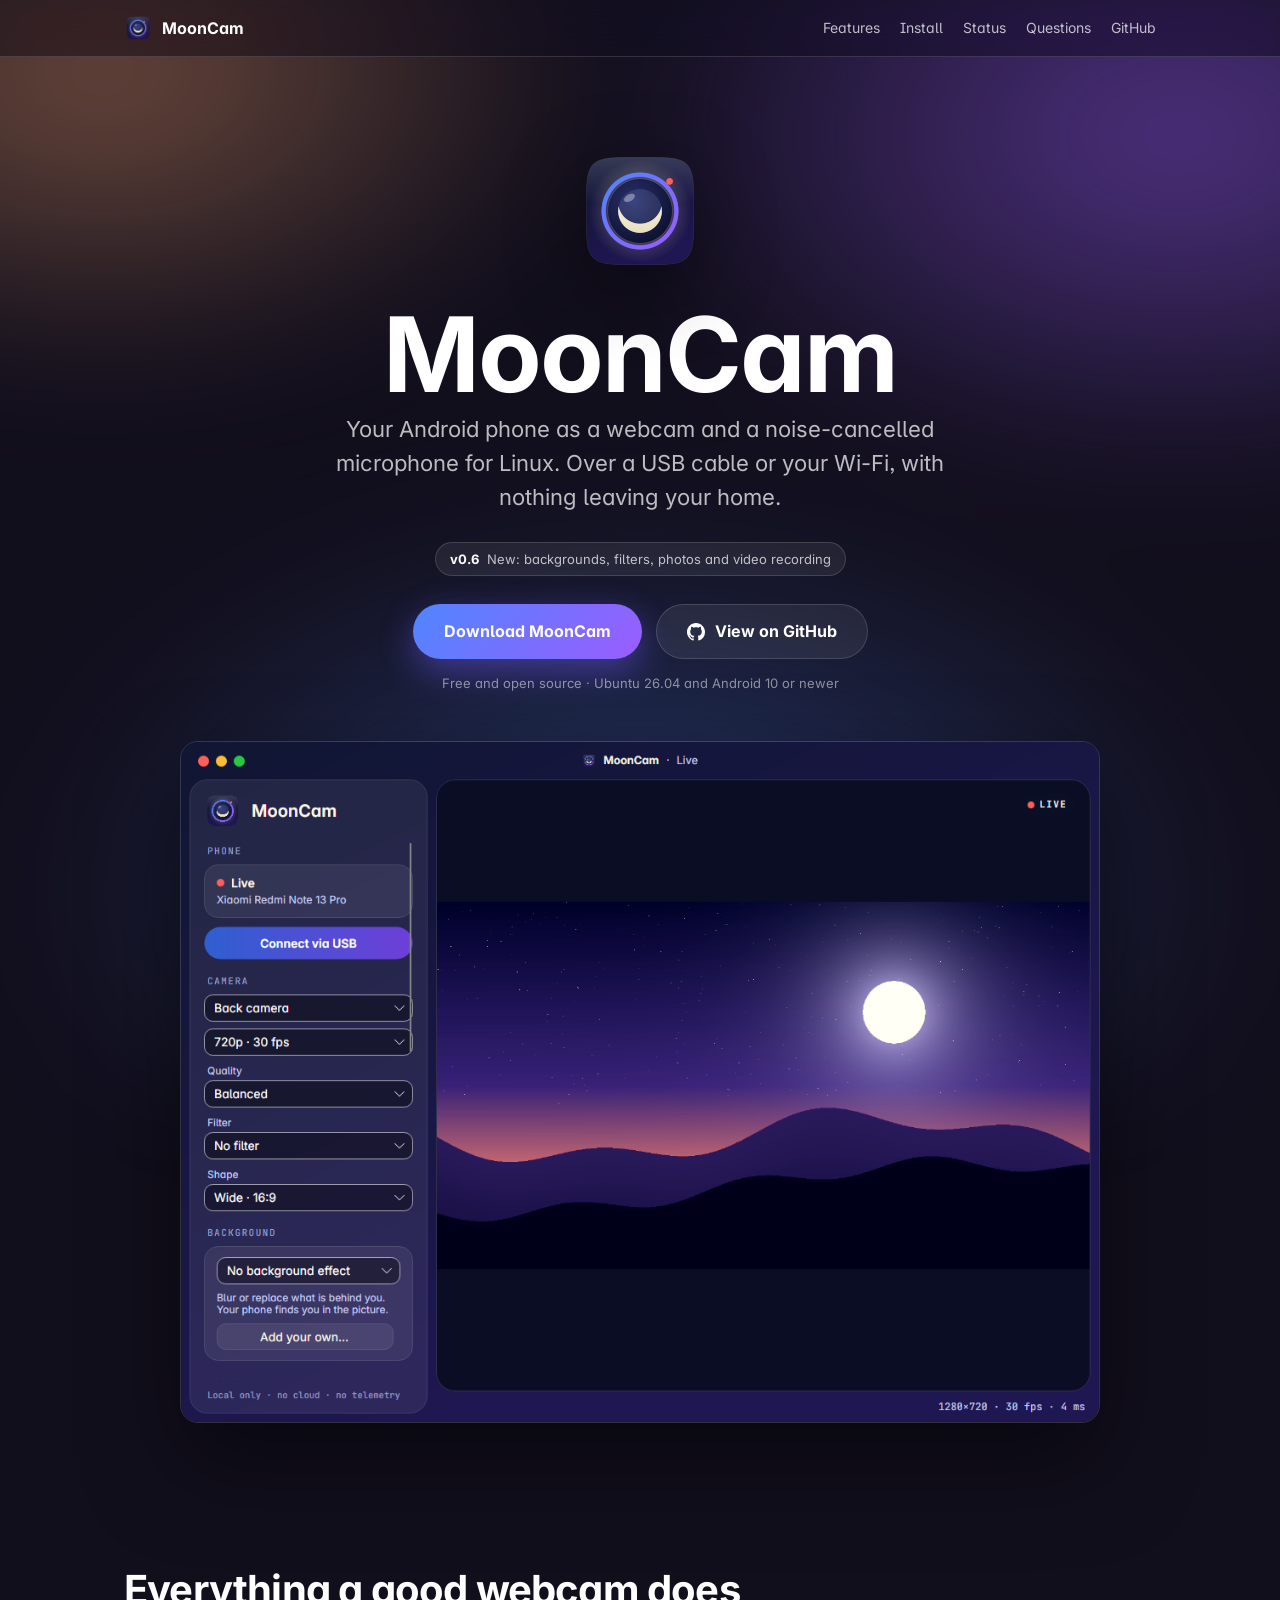
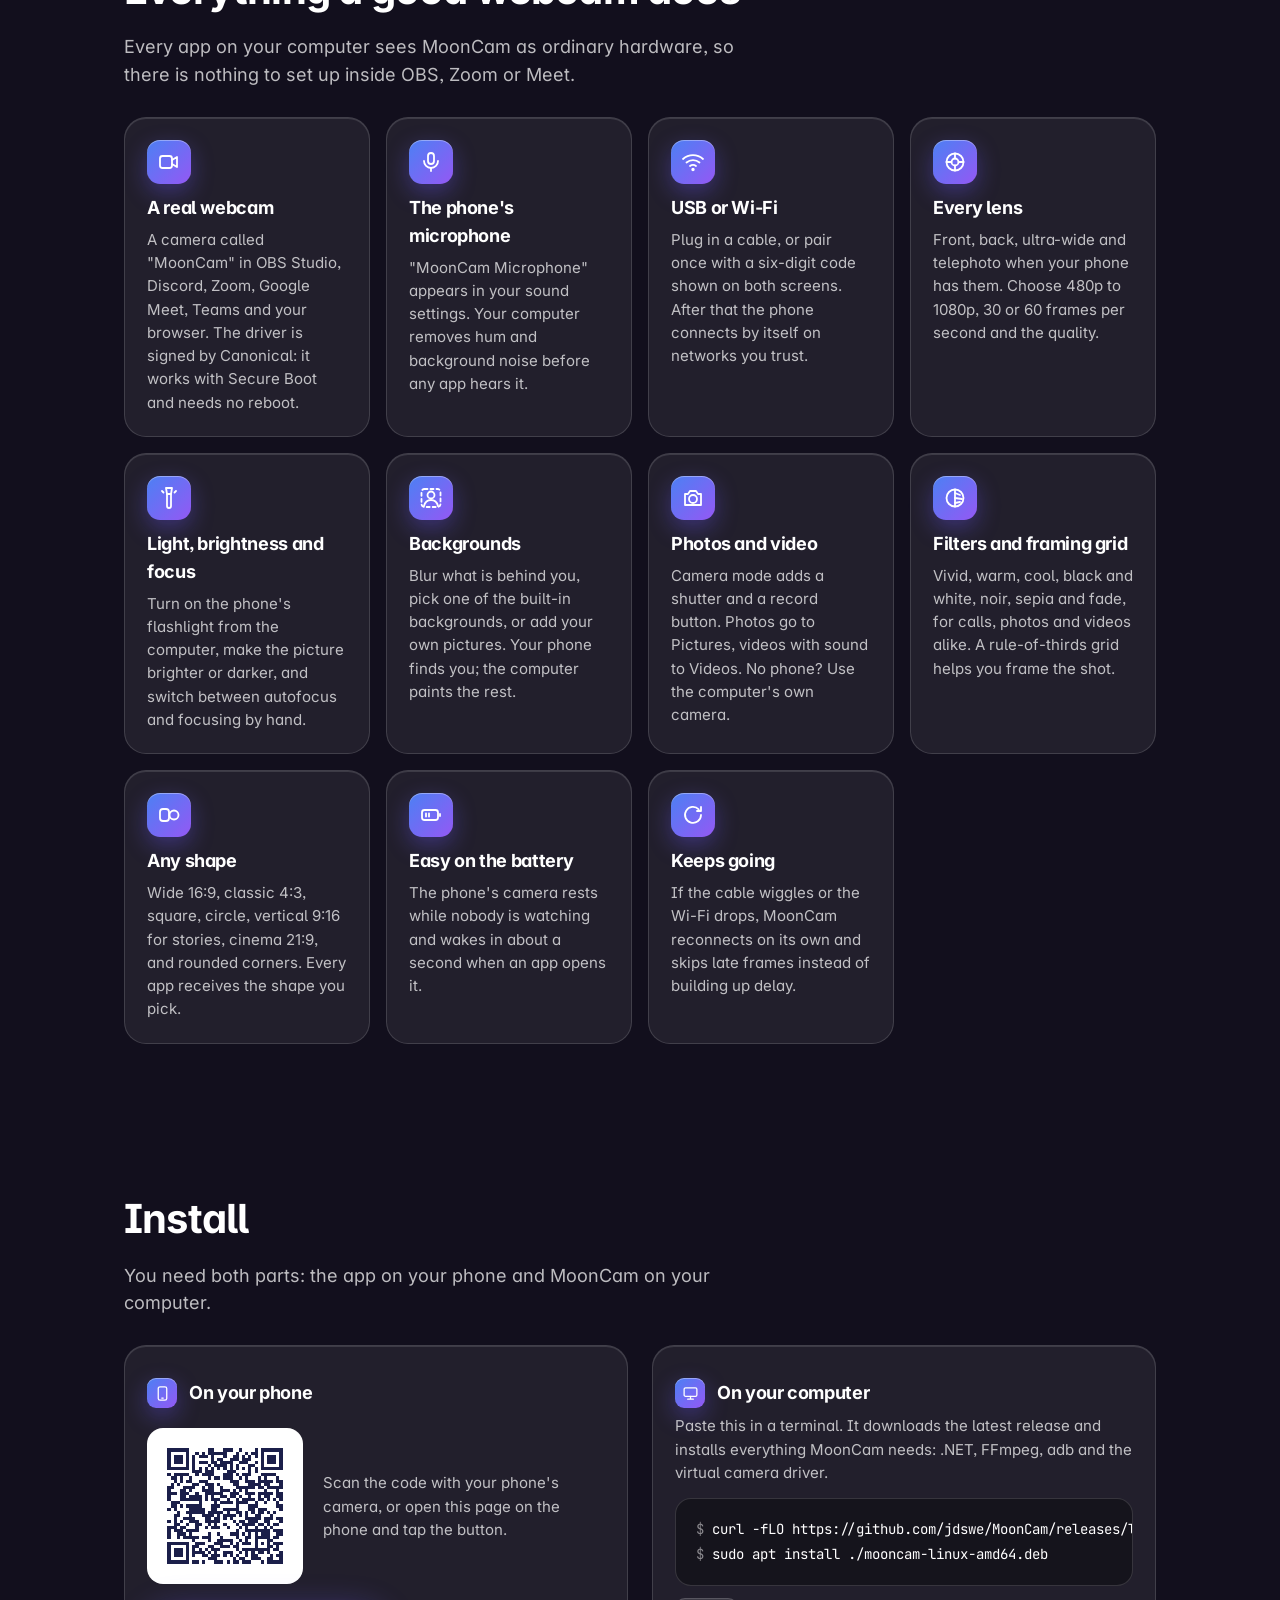
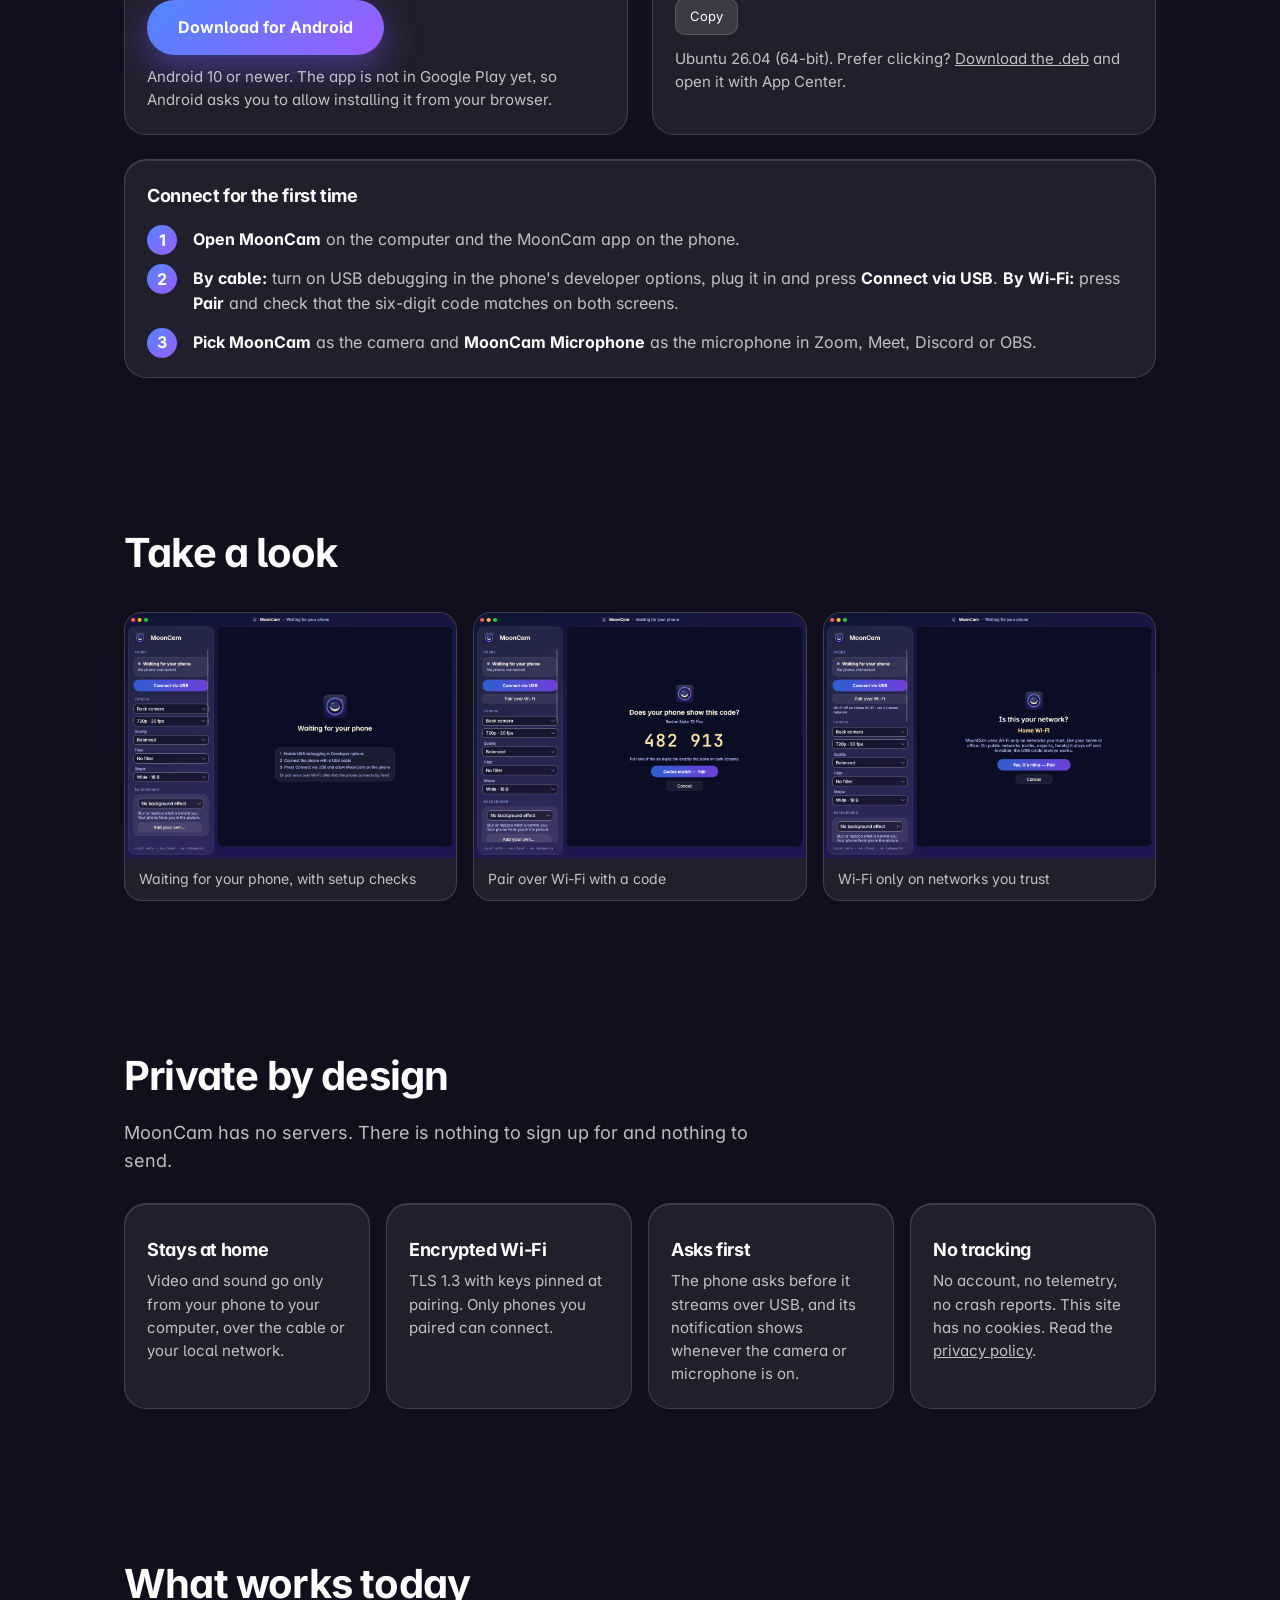
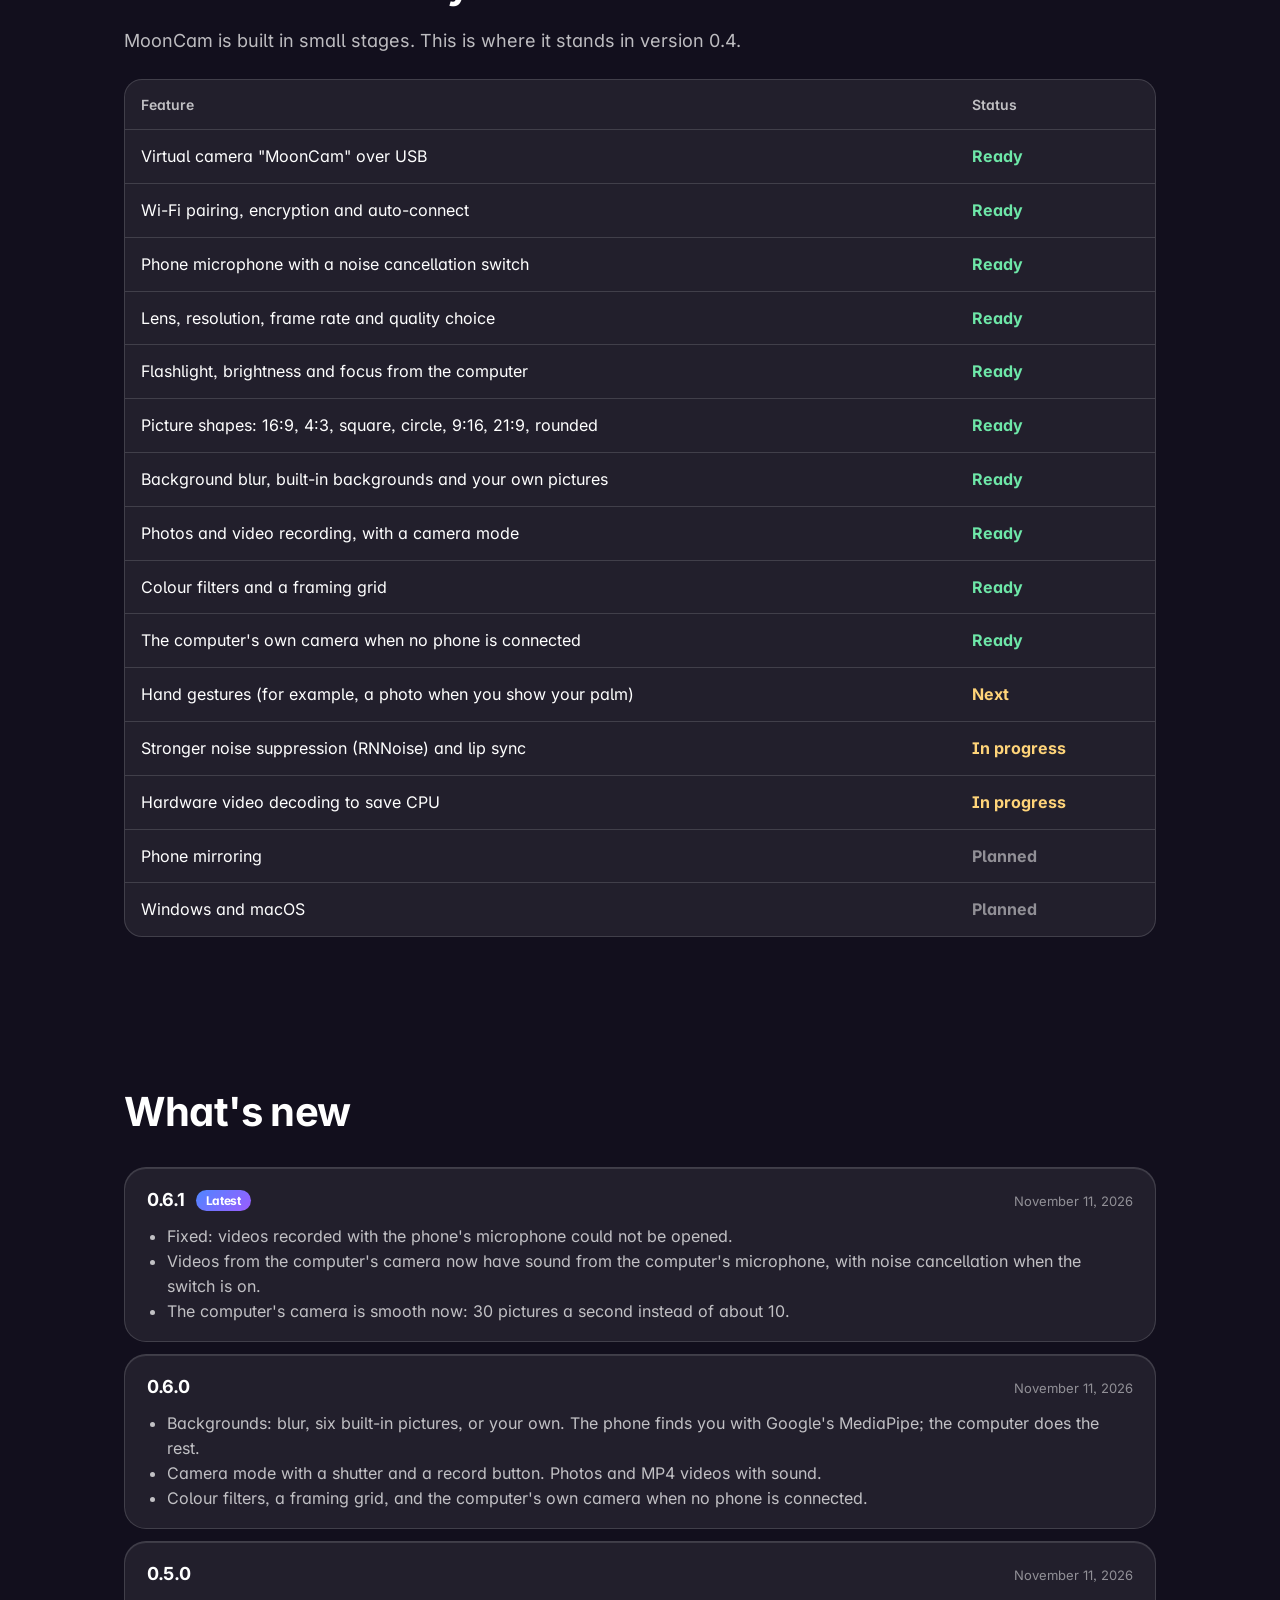
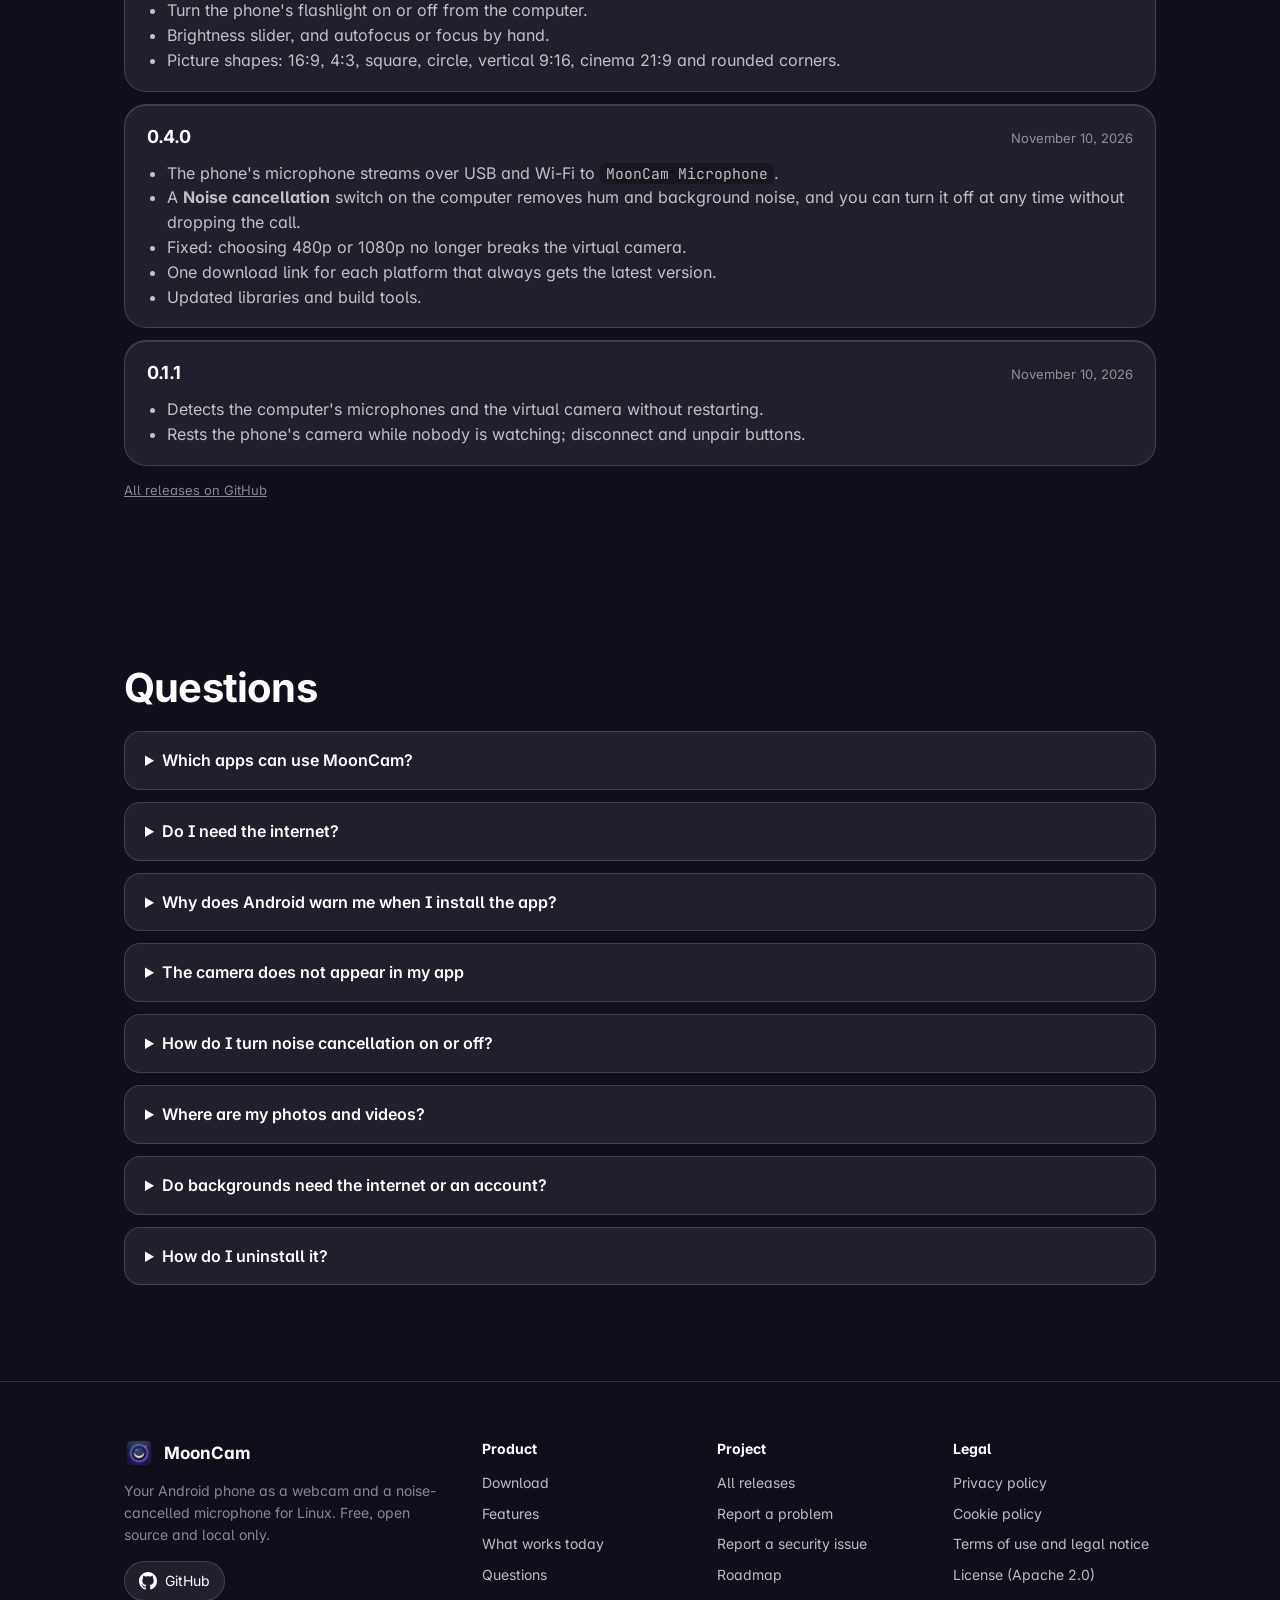
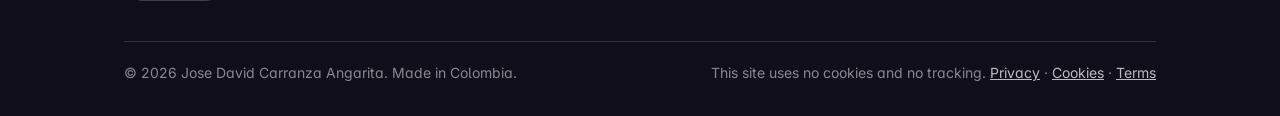
<file: docs/index.html>
<!doctype html>
<html lang="en">
<head>
<meta charset="utf-8">
<meta name="viewport" content="width=device-width, initial-scale=1">
<title>MoonCam — your phone as a webcam and microphone for Linux</title>
<meta name="description" content="MoonCam turns your Android phone into a webcam and a noise-cancelled microphone for Linux, over USB or Wi-Fi. Local only: no cloud, no account, no telemetry.">
<link rel="icon" href="img/icon.png">
<link rel="stylesheet" href="style.css">
</head>
<body>

<nav aria-label="Main">
  <div class="wrap">
    <a class="brand" href="#top"><img src="img/icon.png" alt="">MoonCam</a>
    <div class="links">
      <a href="#features" class="optional">Features</a>
      <a href="#install">Install</a>
      <a href="#status" class="optional">Status</a>
      <a href="#faq" class="optional">Questions</a>
      <a href="https://github.com/jdswe/MoonCam">GitHub</a>
    </div>
  </div>
</nav>

<header class="hero" id="top">
  <div class="wrap">
    <img class="icon" src="img/icon.png" alt="MoonCam icon" width="132" height="132">
    <h1>MoonCam</h1>
    <p>Your Android phone as a webcam and a noise-cancelled microphone for Linux. Over a USB cable or your Wi-Fi, with nothing leaving your home.</p>
    <a class="badge" href="#releases"><b>v0.6</b> New: backgrounds, filters, photos and video recording</a>
    <div class="actions">
      <a class="btn btn-primary" href="#install">Download MoonCam</a>
      <a class="btn btn-ghost" href="https://github.com/jdswe/MoonCam">
        <svg class="gl" viewBox="0 0 16 16" aria-hidden="true"><path fill="currentColor" d="M8 0C3.58 0 0 3.58 0 8c0 3.54 2.29 6.53 5.47 7.59.4.07.55-.17.55-.38 0-.19-.01-.82-.01-1.49-2.01.37-2.53-.49-2.69-.94-.09-.23-.48-.94-.82-1.13-.28-.15-.68-.52-.01-.53.63-.01 1.08.58 1.23.82.72 1.21 1.87.87 2.33.66.07-.52.28-.87.51-1.07-1.78-.2-3.64-.89-3.64-3.95 0-.87.31-1.59.82-2.15-.08-.2-.36-1.02.08-2.12 0 0 .67-.21 2.2.82.64-.18 1.32-.27 2-.27.68 0 1.36.09 2 .27 1.53-1.04 2.2-.82 2.2-.82.44 1.1.16 1.92.08 2.12.51.56.82 1.27.82 2.15 0 3.07-1.87 3.75-3.65 3.95.29.25.54.73.54 1.48 0 1.07-.01 1.93-.01 2.2 0 .21.15.46.55.38A8.013 8.013 0 0016 8c0-4.42-3.58-8-8-8z"/></svg>
        View on GitHub</a>
    </div>
    <div class="fine">Free and open source · Ubuntu 26.04 and Android 10 or newer</div>
    <div class="shot">
      <img src="screenshots/mooncam-live.png" width="1080" height="800" alt="The MoonCam window on Linux showing the live picture from the phone">
    </div>
  </div>
</header>

<main>
  <section id="features">
    <div class="wrap">
      <h2>Everything a good webcam does</h2>
      <p class="lead">Every app on your computer sees MoonCam as ordinary hardware, so there is nothing to set up inside OBS, Zoom or Meet.</p>
      <div class="grid">
        <div class="card">
          <span class="ic" aria-hidden="true"><svg viewBox="0 0 24 24"><path d="M15 10l5-3v10l-5-3"/><rect x="3" y="6" width="12" height="12" rx="2.5"/></svg></span>
          <h3>A real webcam</h3>
          <p>A camera called "MoonCam" in OBS Studio, Discord, Zoom, Google Meet, Teams and your browser. The driver is signed by Canonical: it works with Secure Boot and needs no reboot.</p>
        </div>
        <div class="card">
          <span class="ic" aria-hidden="true"><svg viewBox="0 0 24 24"><rect x="9" y="3" width="6" height="11" rx="3"/><path d="M5 11a7 7 0 0 0 14 0"/><path d="M12 18v3"/></svg></span>
          <h3>The phone's microphone</h3>
          <p>"MoonCam Microphone" appears in your sound settings. Your computer removes hum and background noise before any app hears it.</p>
        </div>
        <div class="card">
          <span class="ic" aria-hidden="true"><svg viewBox="0 0 24 24"><path d="M2 9a15 15 0 0 1 20 0"/><path d="M5.5 12.5a10 10 0 0 1 13 0"/><path d="M9 16a5 5 0 0 1 6 0"/><circle cx="12" cy="19.5" r=".8"/></svg></span>
          <h3>USB or Wi-Fi</h3>
          <p>Plug in a cable, or pair once with a six-digit code shown on both screens. After that the phone connects by itself on networks you trust.</p>
        </div>
        <div class="card">
          <span class="ic" aria-hidden="true"><svg viewBox="0 0 24 24"><circle cx="12" cy="12" r="8.5"/><circle cx="12" cy="12" r="3.5"/><path d="M12 3.5v5M20.5 12h-5M12 20.5v-5M3.5 12h5"/></svg></span>
          <h3>Every lens</h3>
          <p>Front, back, ultra-wide and telephoto when your phone has them. Choose 480p to 1080p, 30 or 60 frames per second and the quality.</p>
        </div>
        <div class="card">
          <span class="ic" aria-hidden="true"><svg viewBox="0 0 24 24"><path d="M9 2h6l-1 6h-4z"/><path d="M10 8v12a2 2 0 0 0 4 0V8"/><path d="M5 5l1.5 1.5M19 5l-1.5 1.5"/></svg></span>
          <h3>Light, brightness and focus</h3>
          <p>Turn on the phone's flashlight from the computer, make the picture brighter or darker, and switch between autofocus and focusing by hand.</p>
        </div>
        <div class="card">
          <span class="ic" aria-hidden="true"><svg viewBox="0 0 24 24"><circle cx="12" cy="9" r="3.5"/><path d="M5 20c1-4 4-6 7-6s6 2 7 6"/><rect x="2.5" y="3" width="19" height="18" rx="3" stroke-dasharray="3 3"/></svg></span>
          <h3>Backgrounds</h3>
          <p>Blur what is behind you, pick one of the built-in backgrounds, or add your own pictures. Your phone finds you; the computer paints the rest.</p>
        </div>
        <div class="card">
          <span class="ic" aria-hidden="true"><svg viewBox="0 0 24 24"><circle cx="12" cy="13" r="4"/><path d="M4 8h3l2-3h6l2 3h3v11H4z"/></svg></span>
          <h3>Photos and video</h3>
          <p>Camera mode adds a shutter and a record button. Photos go to Pictures, videos with sound to Videos. No phone? Use the computer's own camera.</p>
        </div>
        <div class="card">
          <span class="ic" aria-hidden="true"><svg viewBox="0 0 24 24"><circle cx="12" cy="12" r="8.5"/><path d="M12 3.5v17"/><path d="M12 7l5 2M12 12l7 1M12 17l5-1"/></svg></span>
          <h3>Filters and framing grid</h3>
          <p>Vivid, warm, cool, black and white, noir, sepia and fade, for calls, photos and videos alike. A rule-of-thirds grid helps you frame the shot.</p>
        </div>
        <div class="card">
          <span class="ic" aria-hidden="true"><svg viewBox="0 0 24 24"><rect x="3" y="6" width="9" height="12" rx="3"/><circle cx="17" cy="12" r="4.5"/></svg></span>
          <h3>Any shape</h3>
          <p>Wide 16:9, classic 4:3, square, circle, vertical 9:16 for stories, cinema 21:9, and rounded corners. Every app receives the shape you pick.</p>
        </div>
        <div class="card">
          <span class="ic" aria-hidden="true"><svg viewBox="0 0 24 24"><rect x="3" y="7" width="16" height="10" rx="2.5"/><path d="M21 11v2"/><path d="M7 10.5v3M10 10.5v3"/></svg></span>
          <h3>Easy on the battery</h3>
          <p>The phone's camera rests while nobody is watching and wakes in about a second when an app opens it.</p>
        </div>
        <div class="card">
          <span class="ic" aria-hidden="true"><svg viewBox="0 0 24 24"><path d="M20 12a8 8 0 1 1-2.3-5.7"/><path d="M20 4v4h-4"/></svg></span>
          <h3>Keeps going</h3>
          <p>If the cable wiggles or the Wi-Fi drops, MoonCam reconnects on its own and skips late frames instead of building up delay.</p>
        </div>
      </div>
    </div>
  </section>

  <section id="install">
    <div class="wrap">
      <h2>Install</h2>
      <p class="lead">You need both parts: the app on your phone and MoonCam on your computer.</p>
      <div class="two">
        <div class="card">
          <h3 class="kind"><span class="ic ic-sm" aria-hidden="true"><svg viewBox="0 0 24 24"><rect x="6" y="2.5" width="12" height="19" rx="2.5"/><path d="M11 18.5h2"/></svg></span>On your phone</h3>
          <div class="phone">
            <img class="qr" src="img/android-qr.svg" alt="QR code that downloads the MoonCam app for Android">
            <p>Scan the code with your phone's camera, or open this page on the phone and tap the button.</p>
          </div>
          <div class="actions" style="justify-content:flex-start;margin:16px 0 10px">
            <a class="btn btn-primary" href="https://github.com/jdswe/MoonCam/releases/latest/download/mooncam-android.apk">Download for Android</a>
          </div>
          <p class="fine">Android 10 or newer. The app is not in Google Play yet, so Android asks you to allow installing it from your browser.</p>
        </div>
        <div class="card">
          <h3 class="kind"><span class="ic ic-sm" aria-hidden="true"><svg viewBox="0 0 24 24"><rect x="3" y="4" width="18" height="12" rx="2"/><path d="M8 20h8M12 16v4"/></svg></span>On your computer</h3>
          <p>Paste this in a terminal. It downloads the latest release and installs everything MoonCam needs: .NET, FFmpeg, adb and the virtual camera driver.</p>
<pre class="code" id="cmd"><span class="p">$ </span>curl -fLO https://github.com/jdswe/MoonCam/releases/latest/download/mooncam-linux-amd64.deb
<span class="p">$ </span>sudo apt install ./mooncam-linux-amd64.deb</pre>
          <button class="copy" type="button" data-copy="cmd">Copy</button>
          <p class="fine" style="margin-top:12px">Ubuntu 26.04 (64-bit). Prefer clicking? <a href="https://github.com/jdswe/MoonCam/releases/latest/download/mooncam-linux-amd64.deb">Download the .deb</a> and open it with App Center.</p>
        </div>
      </div>

      <div class="card" style="margin-top:24px">
        <h3 style="margin-top:0">Connect for the first time</h3>
        <ol class="steps">
          <li><b>Open MoonCam</b> on the computer and the MoonCam app on the phone.</li>
          <li><b>By cable:</b> turn on USB debugging in the phone's developer options, plug it in and press <b>Connect via USB</b>. <b>By Wi-Fi:</b> press <b>Pair</b> and check that the six-digit code matches on both screens.</li>
          <li><b>Pick MoonCam</b> as the camera and <b>MoonCam Microphone</b> as the microphone in Zoom, Meet, Discord or OBS.</li>
        </ol>
      </div>
    </div>
  </section>

  <section id="screenshots">
    <div class="wrap">
      <h2>Take a look</h2>
      <div class="gallery">
        <figure><img src="screenshots/mooncam-waiting.png" width="1080" height="800" alt="MoonCam waiting for a phone" loading="lazy"><figcaption>Waiting for your phone, with setup checks</figcaption></figure>
        <figure><img src="screenshots/mooncam-pairing.png" width="1080" height="800" alt="Wi-Fi pairing with a six-digit code" loading="lazy"><figcaption>Pair over Wi-Fi with a code</figcaption></figure>
        <figure><img src="screenshots/mooncam-trust-network.png" width="1080" height="800" alt="MoonCam asking whether this Wi-Fi network is yours" loading="lazy"><figcaption>Wi-Fi only on networks you trust</figcaption></figure>
      </div>
    </div>
  </section>

  <section id="safety">
    <div class="wrap">
      <h2>Private by design</h2>
      <p class="lead">MoonCam has no servers. There is nothing to sign up for and nothing to send.</p>
      <div class="grid">
        <div class="card"><h3>Stays at home</h3><p>Video and sound go only from your phone to your computer, over the cable or your local network.</p></div>
        <div class="card"><h3>Encrypted Wi-Fi</h3><p>TLS 1.3 with keys pinned at pairing. Only phones you paired can connect.</p></div>
        <div class="card"><h3>Asks first</h3><p>The phone asks before it streams over USB, and its notification shows whenever the camera or microphone is on.</p></div>
        <div class="card"><h3>No tracking</h3><p>No account, no telemetry, no crash reports. This site has no cookies. Read the <a href="privacy.html">privacy policy</a>.</p></div>
      </div>
    </div>
  </section>

  <section id="status">
    <div class="wrap">
      <h2>What works today</h2>
      <p class="lead">MoonCam is built in small stages. This is where it stands in version 0.4.</p>
      <div class="table">
        <table>
          <thead><tr><th>Feature</th><th>Status</th></tr></thead>
          <tbody>
            <tr><td>Virtual camera "MoonCam" over USB</td><td class="yes">Ready</td></tr>
            <tr><td>Wi-Fi pairing, encryption and auto-connect</td><td class="yes">Ready</td></tr>
            <tr><td>Phone microphone with a noise cancellation switch</td><td class="yes">Ready</td></tr>
            <tr><td>Lens, resolution, frame rate and quality choice</td><td class="yes">Ready</td></tr>
            <tr><td>Flashlight, brightness and focus from the computer</td><td class="yes">Ready</td></tr>
            <tr><td>Picture shapes: 16:9, 4:3, square, circle, 9:16, 21:9, rounded</td><td class="yes">Ready</td></tr>
            <tr><td>Background blur, built-in backgrounds and your own pictures</td><td class="yes">Ready</td></tr>
            <tr><td>Photos and video recording, with a camera mode</td><td class="yes">Ready</td></tr>
            <tr><td>Colour filters and a framing grid</td><td class="yes">Ready</td></tr>
            <tr><td>The computer's own camera when no phone is connected</td><td class="yes">Ready</td></tr>
            <tr><td>Hand gestures (for example, a photo when you show your palm)</td><td class="part">Next</td></tr>
            <tr><td>Stronger noise suppression (RNNoise) and lip sync</td><td class="part">In progress</td></tr>
            <tr><td>Hardware video decoding to save CPU</td><td class="part">In progress</td></tr>
            <tr><td>Phone mirroring</td><td class="no">Planned</td></tr>
            <tr><td>Windows and macOS</td><td class="no">Planned</td></tr>
          </tbody>
        </table>
      </div>
    </div>
  </section>

  <section id="releases">
    <div class="wrap">
      <h2>What's new</h2>
      <div class="releases">
        <article class="card release">
          <header><h3>0.6.1 <span class="latest">Latest</span></h3><time datetime="2026-11-11">November 11, 2026</time></header>
          <ul>
            <li>Fixed: videos recorded with the phone's microphone could not be opened.</li>
            <li>Videos from the computer's camera now have sound from the computer's microphone, with noise cancellation when the switch is on.</li>
            <li>The computer's camera is smooth now: 30 pictures a second instead of about 10.</li>
          </ul>
        </article>
        <article class="card release">
          <header><h3>0.6.0</h3><time datetime="2026-11-11">November 11, 2026</time></header>
          <ul>
            <li>Backgrounds: blur, six built-in pictures, or your own. The phone finds you with Google's MediaPipe; the computer does the rest.</li>
            <li>Camera mode with a shutter and a record button. Photos and MP4 videos with sound.</li>
            <li>Colour filters, a framing grid, and the computer's own camera when no phone is connected.</li>
          </ul>
        </article>
        <article class="card release">
          <header><h3>0.5.0</h3><time datetime="2026-11-11">November 11, 2026</time></header>
          <ul>
            <li>Turn the phone's flashlight on or off from the computer.</li>
            <li>Brightness slider, and autofocus or focus by hand.</li>
            <li>Picture shapes: 16:9, 4:3, square, circle, vertical 9:16, cinema 21:9 and rounded corners.</li>
          </ul>
        </article>
        <article class="card release">
          <header><h3>0.4.0</h3><time datetime="2026-11-10">November 10, 2026</time></header>
          <ul>
            <li>The phone's microphone streams over USB and Wi-Fi to <code>MoonCam Microphone</code>.</li>
            <li>A <b>Noise cancellation</b> switch on the computer removes hum and background noise, and you can turn it off at any time without dropping the call.</li>
            <li>Fixed: choosing 480p or 1080p no longer breaks the virtual camera.</li>
            <li>One download link for each platform that always gets the latest version.</li>
            <li>Updated libraries and build tools.</li>
          </ul>
        </article>
        <article class="card release">
          <header><h3>0.1.1</h3><time datetime="2026-11-10">November 10, 2026</time></header>
          <ul>
            <li>Detects the computer's microphones and the virtual camera without restarting.</li>
            <li>Rests the phone's camera while nobody is watching; disconnect and unpair buttons.</li>
          </ul>
        </article>
      </div>
      <p class="fine" style="margin-top:14px"><a href="https://github.com/jdswe/MoonCam/releases">All releases on GitHub</a></p>
    </div>
  </section>

  <section id="faq">
    <div class="wrap">
      <h2>Questions</h2>
      <details><summary>Which apps can use MoonCam?</summary><p>Any app that can use a webcam or a microphone on Linux: OBS Studio, Discord, Zoom, Google Meet and Teams in the browser, Firefox, Chrome and more. Choose "MoonCam" and "MoonCam Microphone" in the app's settings.</p></details>
      <details><summary>Do I need the internet?</summary><p>Only to download MoonCam. After that, the phone and the computer talk directly over the cable or your own Wi-Fi.</p></details>
      <details><summary>Why does Android warn me when I install the app?</summary><p>The app is downloaded from this project's GitHub releases instead of Google Play, so Android asks you to allow installs from your browser. The source code is public.</p></details>
      <details><summary>The camera does not appear in my app</summary><p>Open MoonCam: the setup panel shows what is missing and installs it with one click. Then reopen the app that should use the camera.</p></details>
      <details><summary>How do I turn noise cancellation on or off?</summary><p>In MoonCam on the computer, use the <b>Noise cancellation</b> switch under Microphone. It takes effect at once, even during a call, and apps keep using "MoonCam Microphone".</p></details>
      <details><summary>Where are my photos and videos?</summary><p>In your Pictures/MoonCam and Videos/MoonCam folders. In MoonCam, "Open photos and videos" opens them. Photos and videos include the shape, filter and background you chose.</p></details>
      <details><summary>Do backgrounds need the internet or an account?</summary><p>No. The phone recognises you on the device with an on-device model, and only a small outline of you travels to your computer over the cable or your Wi-Fi.</p></details>
      <details><summary>How do I uninstall it?</summary><p>On the computer run <code>sudo apt remove mooncam</code>. On the phone, uninstall it like any other app.</p></details>
    </div>
  </section>
</main>

<footer>
  <div class="wrap">
    <div class="foot">
      <div>
        <a class="brand" href="#top"><img src="img/icon.png" alt="">MoonCam</a>
        <p>Your Android phone as a webcam and a noise-cancelled microphone for Linux. Free, open source and local only.</p>
        <div class="footer-links">
          <a href="https://github.com/jdswe/MoonCam"><svg class="gl" viewBox="0 0 16 16" aria-hidden="true"><path fill="currentColor" d="M8 0C3.58 0 0 3.58 0 8c0 3.54 2.29 6.53 5.47 7.59.4.07.55-.17.55-.38 0-.19-.01-.82-.01-1.49-2.01.37-2.53-.49-2.69-.94-.09-.23-.48-.94-.82-1.13-.28-.15-.68-.52-.01-.53.63-.01 1.08.58 1.23.82.72 1.21 1.87.87 2.33.66.07-.52.28-.87.51-1.07-1.78-.2-3.64-.89-3.64-3.95 0-.87.31-1.59.82-2.15-.08-.2-.36-1.02.08-2.12 0 0 .67-.21 2.2.82.64-.18 1.32-.27 2-.27.68 0 1.36.09 2 .27 1.53-1.04 2.2-.82 2.2-.82.44 1.1.16 1.92.08 2.12.51.56.82 1.27.82 2.15 0 3.07-1.87 3.75-3.65 3.95.29.25.54.73.54 1.48 0 1.07-.01 1.93-.01 2.2 0 .21.15.46.55.38A8.013 8.013 0 0016 8c0-4.42-3.58-8-8-8z"/></svg>GitHub</a>
        </div>
      </div>
      <nav aria-label="Product">
        <h3>Product</h3>
        <ul>
          <li><a href="#install">Download</a></li>
          <li><a href="#features">Features</a></li>
          <li><a href="#status">What works today</a></li>
          <li><a href="#faq">Questions</a></li>
        </ul>
      </nav>
      <nav aria-label="Project">
        <h3>Project</h3>
        <ul>
          <li><a href="https://github.com/jdswe/MoonCam/releases">All releases</a></li>
          <li><a href="https://github.com/jdswe/MoonCam/issues">Report a problem</a></li>
          <li><a href="https://github.com/jdswe/MoonCam/security/advisories/new">Report a security issue</a></li>
          <li><a href="https://github.com/jdswe/MoonCam/blob/main/docs/roadmap.md">Roadmap</a></li>
        </ul>
      </nav>
      <nav aria-label="Legal">
        <h3>Legal</h3>
        <ul>
          <li><a href="privacy.html">Privacy policy</a></li>
          <li><a href="cookies.html">Cookie policy</a></li>
          <li><a href="terms.html">Terms of use and legal notice</a></li>
          <li><a href="https://github.com/jdswe/MoonCam/blob/main/LICENSE">License (Apache 2.0)</a></li>
        </ul>
      </nav>
    </div>
    <div class="legal">
      <span>© 2026 Jose David Carranza Angarita. Made in Colombia.</span>
      <span>This site uses no cookies and no tracking. <a href="privacy.html">Privacy</a> · <a href="cookies.html">Cookies</a> · <a href="terms.html">Terms</a></span>
    </div>
  </div>
</footer>

<script>
  for (const button of document.querySelectorAll("[data-copy]")) {
    button.addEventListener("click", async () => {
      const text = [...document.getElementById(button.dataset.copy).childNodes]
        .filter(n => !(n.classList && n.classList.contains("p"))).map(n => n.textContent).join("").trim();
      try { await navigator.clipboard.writeText(text); button.textContent = "Copied"; }
      catch { button.textContent = "Select the text to copy"; }
      setTimeout(() => (button.textContent = "Copy"), 2000);
    });
  }
</script>
</body>
</html>
</file>
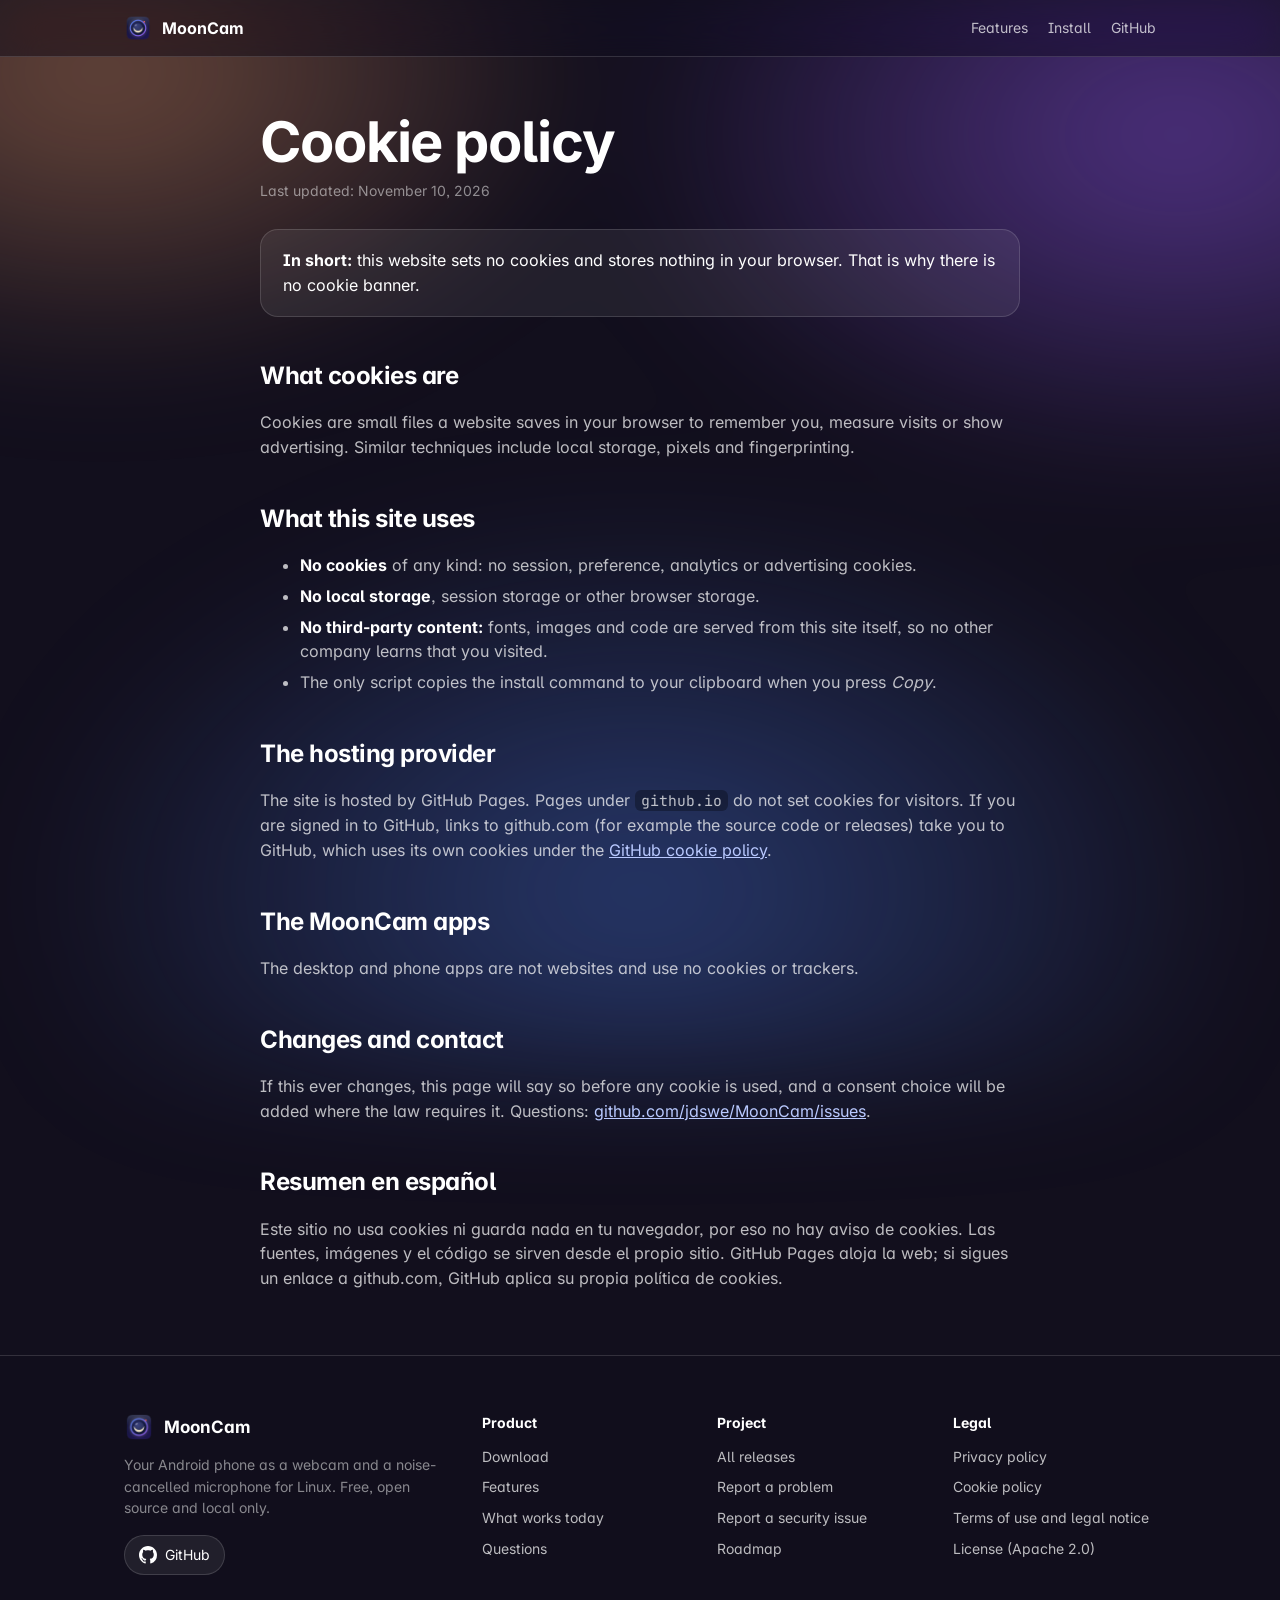
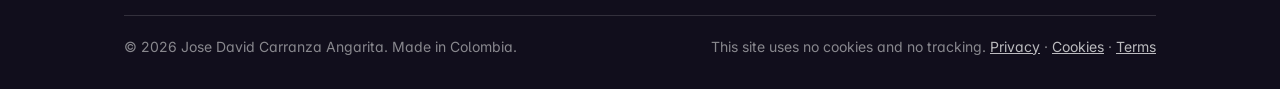
<file: docs/cookies.html>
<!doctype html>
<html lang="en">
<head>
<meta charset="utf-8">
<meta name="viewport" content="width=device-width, initial-scale=1">
<title>Cookie policy — MoonCam</title>
<meta name="description" content="The MoonCam website uses no cookies and no browser storage.">
<link rel="icon" href="img/icon.png">
<link rel="stylesheet" href="style.css">
</head>
<body>
<nav aria-label="Main">
  <div class="wrap">
    <a class="brand" href="index.html"><img src="img/icon.png" alt="">MoonCam</a>
    <div class="links">
      <a href="index.html#features" class="optional">Features</a>
      <a href="index.html#install">Install</a>
      <a href="https://github.com/jdswe/MoonCam">GitHub</a>
    </div>
  </div>
</nav>
<main class="wrap doc">
<h1>Cookie policy</h1>
<p class="updated">Last updated: November 10, 2026</p>
<div class="summary"><p><strong>In short:</strong> this website sets no cookies and stores nothing in your browser. That is why there is no cookie banner.</p></div>

<h2>What cookies are</h2>
<p>Cookies are small files a website saves in your browser to remember you, measure visits or show advertising. Similar techniques include local storage, pixels and fingerprinting.</p>

<h2>What this site uses</h2>
<ul>
  <li><strong>No cookies</strong> of any kind: no session, preference, analytics or advertising cookies.</li>
  <li><strong>No local storage</strong>, session storage or other browser storage.</li>
  <li><strong>No third-party content:</strong> fonts, images and code are served from this site itself, so no other company learns that you visited.</li>
  <li>The only script copies the install command to your clipboard when you press <em>Copy</em>.</li>
</ul>

<h2>The hosting provider</h2>
<p>The site is hosted by GitHub Pages. Pages under <code>github.io</code> do not set cookies for visitors. If you are signed in to GitHub, links to github.com (for example the source code or releases) take you to GitHub, which uses its own cookies under the <a href="https://docs.github.com/site-policy/privacy-policies/github-cookies">GitHub cookie policy</a>.</p>

<h2>The MoonCam apps</h2>
<p>The desktop and phone apps are not websites and use no cookies or trackers.</p>

<h2>Changes and contact</h2>
<p>If this ever changes, this page will say so before any cookie is used, and a consent choice will be added where the law requires it. Questions: <a href="https://github.com/jdswe/MoonCam/issues">github.com/jdswe/MoonCam/issues</a>.</p>

<h2>Resumen en español</h2>
<p>Este sitio no usa cookies ni guarda nada en tu navegador, por eso no hay aviso de cookies. Las fuentes, imágenes y el código se sirven desde el propio sitio. GitHub Pages aloja la web; si sigues un enlace a github.com, GitHub aplica su propia política de cookies.</p>
</main>
<footer>
  <div class="wrap">
    <div class="foot">
      <div>
        <a class="brand" href="index.html"><img src="img/icon.png" alt="">MoonCam</a>
        <p>Your Android phone as a webcam and a noise-cancelled microphone for Linux. Free, open source and local only.</p>
        <div class="footer-links">
          <a href="https://github.com/jdswe/MoonCam"><svg class="gl" viewBox="0 0 16 16" aria-hidden="true"><path fill="currentColor" d="M8 0C3.58 0 0 3.58 0 8c0 3.54 2.29 6.53 5.47 7.59.4.07.55-.17.55-.38 0-.19-.01-.82-.01-1.49-2.01.37-2.53-.49-2.69-.94-.09-.23-.48-.94-.82-1.13-.28-.15-.68-.52-.01-.53.63-.01 1.08.58 1.23.82.72 1.21 1.87.87 2.33.66.07-.52.28-.87.51-1.07-1.78-.2-3.64-.89-3.64-3.95 0-.87.31-1.59.82-2.15-.08-.2-.36-1.02.08-2.12 0 0 .67-.21 2.2.82.64-.18 1.32-.27 2-.27.68 0 1.36.09 2 .27 1.53-1.04 2.2-.82 2.2-.82.44 1.1.16 1.92.08 2.12.51.56.82 1.27.82 2.15 0 3.07-1.87 3.75-3.65 3.95.29.25.54.73.54 1.48 0 1.07-.01 1.93-.01 2.2 0 .21.15.46.55.38A8.013 8.013 0 0016 8c0-4.42-3.58-8-8-8z"/></svg>GitHub</a>
        </div>
      </div>
      <nav aria-label="Product">
        <h3>Product</h3>
        <ul>
          <li><a href="index.html#install">Download</a></li>
          <li><a href="index.html#features">Features</a></li>
          <li><a href="index.html#status">What works today</a></li>
          <li><a href="index.html#faq">Questions</a></li>
        </ul>
      </nav>
      <nav aria-label="Project">
        <h3>Project</h3>
        <ul>
          <li><a href="https://github.com/jdswe/MoonCam/releases">All releases</a></li>
          <li><a href="https://github.com/jdswe/MoonCam/issues">Report a problem</a></li>
          <li><a href="https://github.com/jdswe/MoonCam/security/advisories/new">Report a security issue</a></li>
          <li><a href="https://github.com/jdswe/MoonCam/blob/main/docs/roadmap.md">Roadmap</a></li>
        </ul>
      </nav>
      <nav aria-label="Legal">
        <h3>Legal</h3>
        <ul>
          <li><a href="privacy.html">Privacy policy</a></li>
          <li><a href="cookies.html">Cookie policy</a></li>
          <li><a href="terms.html">Terms of use and legal notice</a></li>
          <li><a href="https://github.com/jdswe/MoonCam/blob/main/LICENSE">License (Apache 2.0)</a></li>
        </ul>
      </nav>
    </div>
    <div class="legal">
      <span>© 2026 Jose David Carranza Angarita. Made in Colombia.</span>
      <span>This site uses no cookies and no tracking. <a href="privacy.html">Privacy</a> · <a href="cookies.html">Cookies</a> · <a href="terms.html">Terms</a></span>
    </div>
  </div>
</footer>
</body>
</html>
</file>
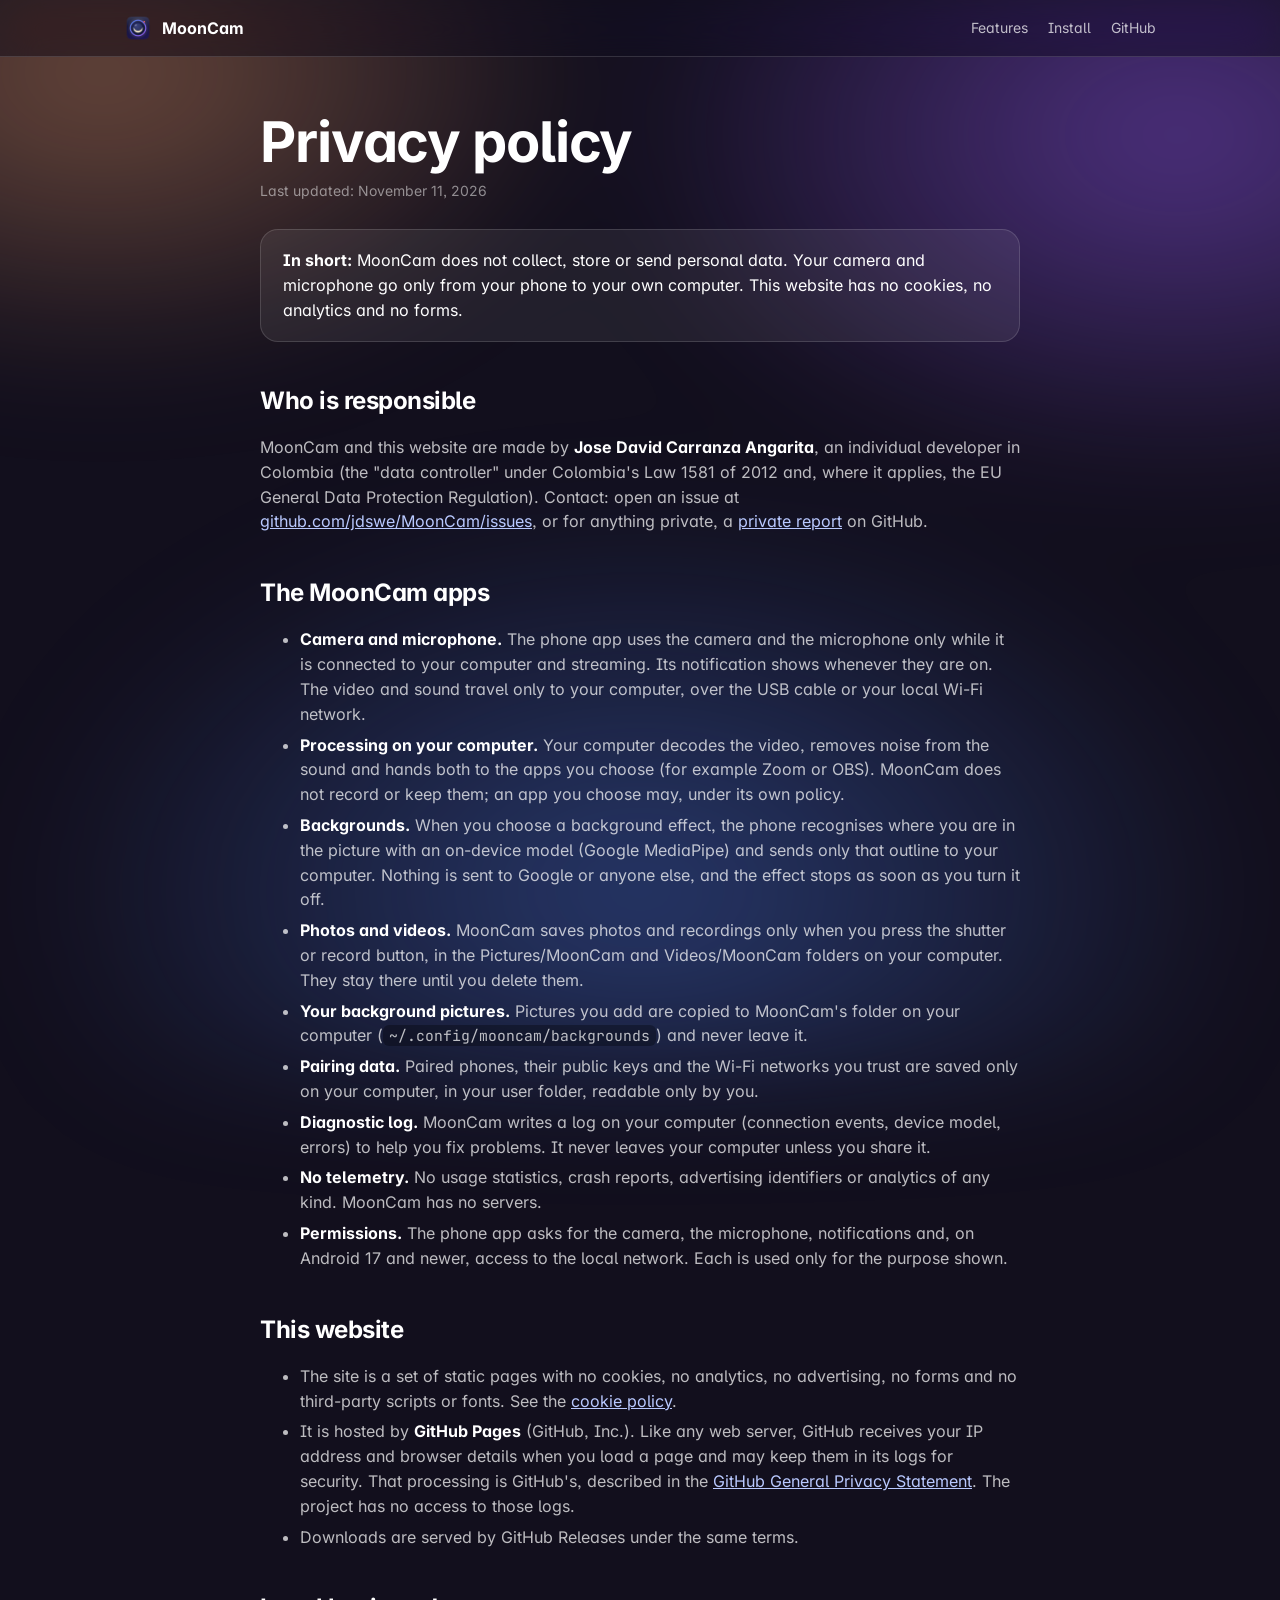
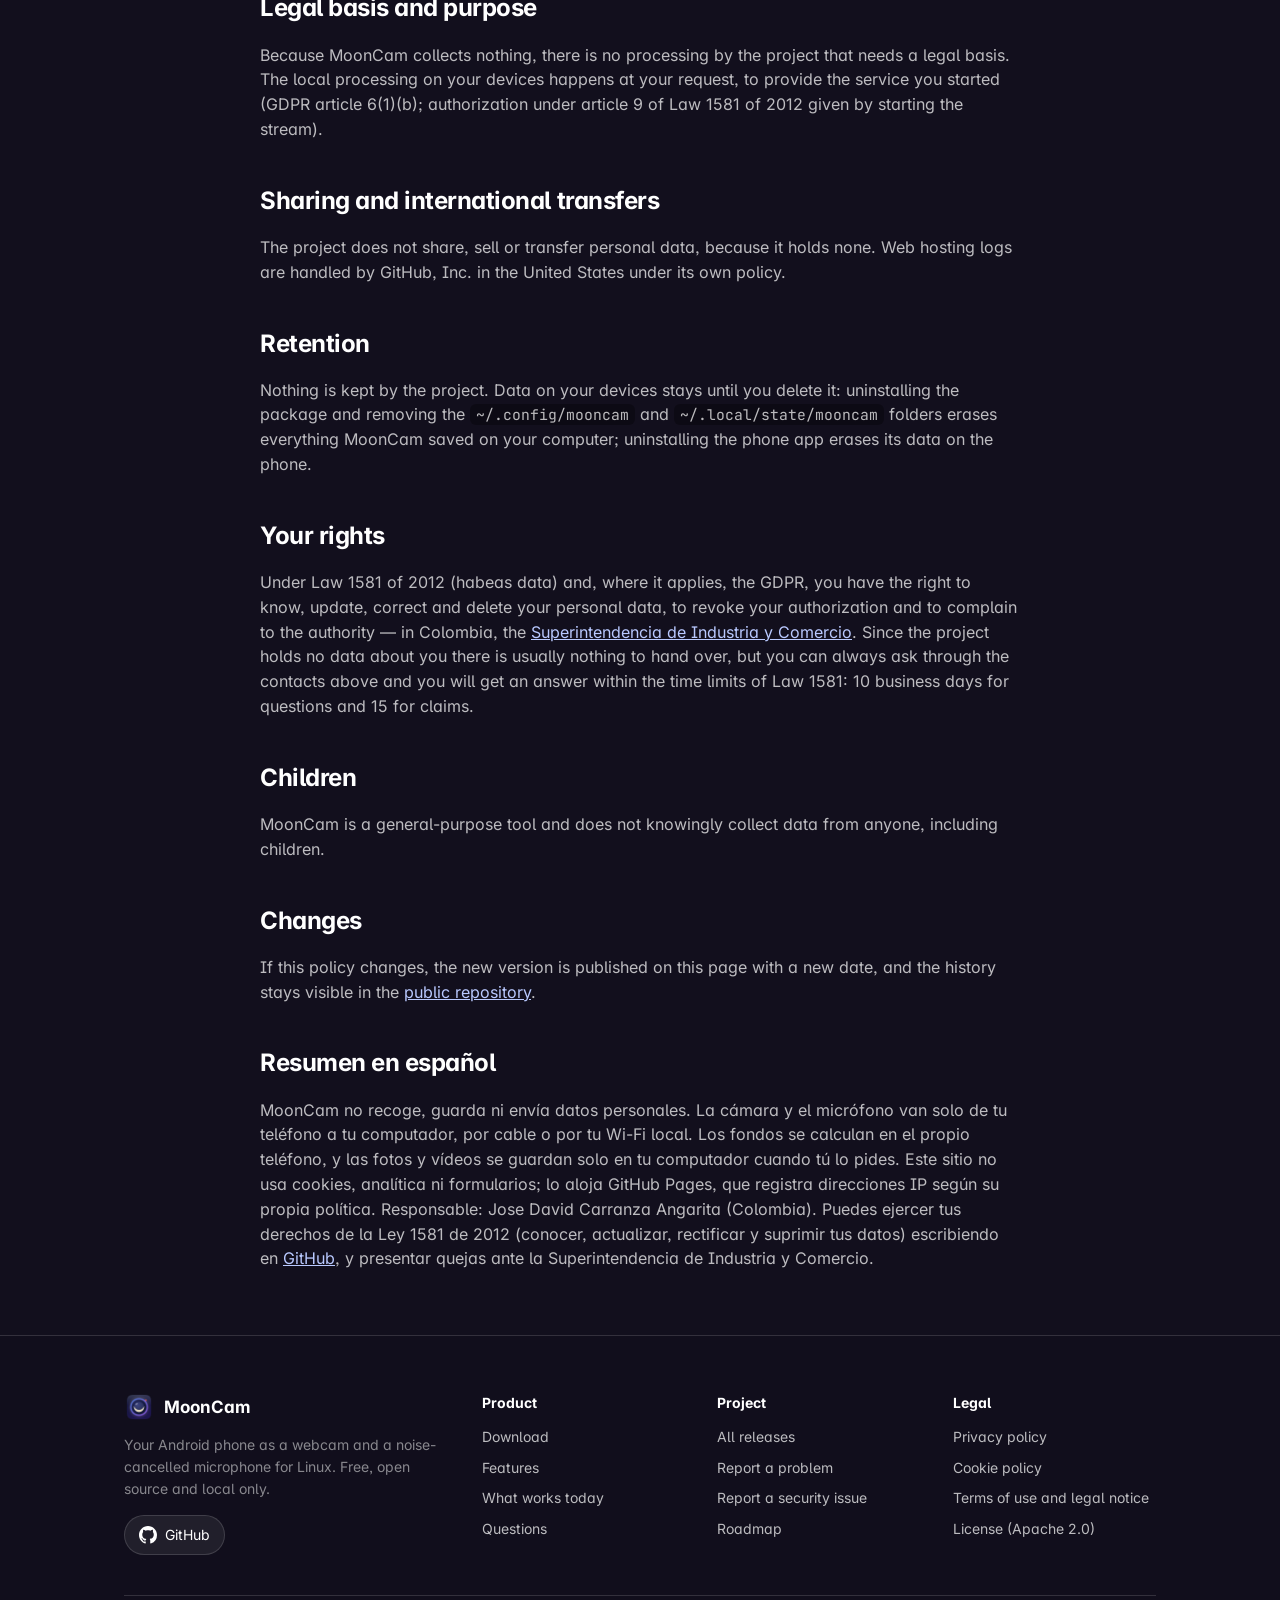
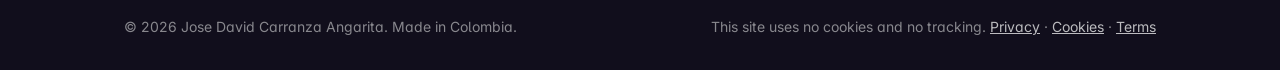
<file: docs/privacy.html>
<!doctype html>
<html lang="en">
<head>
<meta charset="utf-8">
<meta name="viewport" content="width=device-width, initial-scale=1">
<title>Privacy policy — MoonCam</title>
<meta name="description" content="How MoonCam and its website handle personal data: nothing is collected.">
<link rel="icon" href="img/icon.png">
<link rel="stylesheet" href="style.css">
</head>
<body>
<nav aria-label="Main">
  <div class="wrap">
    <a class="brand" href="index.html"><img src="img/icon.png" alt="">MoonCam</a>
    <div class="links">
      <a href="index.html#features" class="optional">Features</a>
      <a href="index.html#install">Install</a>
      <a href="https://github.com/jdswe/MoonCam">GitHub</a>
    </div>
  </div>
</nav>
<main class="wrap doc">
<h1>Privacy policy</h1>
<p class="updated">Last updated: November 11, 2026</p>
<div class="summary"><p><strong>In short:</strong> MoonCam does not collect, store or send personal data. Your camera and microphone go only from your phone to your own computer. This website has no cookies, no analytics and no forms.</p></div>

<h2>Who is responsible</h2>
<p>MoonCam and this website are made by <strong>Jose David Carranza Angarita</strong>, an individual developer in Colombia (the "data controller" under Colombia's Law 1581 of 2012 and, where it applies, the EU General Data Protection Regulation). Contact: open an issue at <a href="https://github.com/jdswe/MoonCam/issues">github.com/jdswe/MoonCam/issues</a>, or for anything private, a <a href="https://github.com/jdswe/MoonCam/security/advisories/new">private report</a> on GitHub.</p>

<h2>The MoonCam apps</h2>
<ul>
  <li><strong>Camera and microphone.</strong> The phone app uses the camera and the microphone only while it is connected to your computer and streaming. Its notification shows whenever they are on. The video and sound travel only to your computer, over the USB cable or your local Wi-Fi network.</li>
  <li><strong>Processing on your computer.</strong> Your computer decodes the video, removes noise from the sound and hands both to the apps you choose (for example Zoom or OBS). MoonCam does not record or keep them; an app you choose may, under its own policy.</li>
  <li><strong>Backgrounds.</strong> When you choose a background effect, the phone recognises where you are in the picture with an on-device model (Google MediaPipe) and sends only that outline to your computer. Nothing is sent to Google or anyone else, and the effect stops as soon as you turn it off.</li>
  <li><strong>Photos and videos.</strong> MoonCam saves photos and recordings only when you press the shutter or record button, in the Pictures/MoonCam and Videos/MoonCam folders on your computer. They stay there until you delete them.</li>
  <li><strong>Your background pictures.</strong> Pictures you add are copied to MoonCam's folder on your computer (<code>~/.config/mooncam/backgrounds</code>) and never leave it.</li>
  <li><strong>Pairing data.</strong> Paired phones, their public keys and the Wi-Fi networks you trust are saved only on your computer, in your user folder, readable only by you.</li>
  <li><strong>Diagnostic log.</strong> MoonCam writes a log on your computer (connection events, device model, errors) to help you fix problems. It never leaves your computer unless you share it.</li>
  <li><strong>No telemetry.</strong> No usage statistics, crash reports, advertising identifiers or analytics of any kind. MoonCam has no servers.</li>
  <li><strong>Permissions.</strong> The phone app asks for the camera, the microphone, notifications and, on Android 17 and newer, access to the local network. Each is used only for the purpose shown.</li>
</ul>

<h2>This website</h2>
<ul>
  <li>The site is a set of static pages with no cookies, no analytics, no advertising, no forms and no third-party scripts or fonts. See the <a href="cookies.html">cookie policy</a>.</li>
  <li>It is hosted by <strong>GitHub Pages</strong> (GitHub, Inc.). Like any web server, GitHub receives your IP address and browser details when you load a page and may keep them in its logs for security. That processing is GitHub's, described in the <a href="https://docs.github.com/site-policy/privacy-policies/github-general-privacy-statement">GitHub General Privacy Statement</a>. The project has no access to those logs.</li>
  <li>Downloads are served by GitHub Releases under the same terms.</li>
</ul>

<h2>Legal basis and purpose</h2>
<p>Because MoonCam collects nothing, there is no processing by the project that needs a legal basis. The local processing on your devices happens at your request, to provide the service you started (GDPR article 6(1)(b); authorization under article 9 of Law 1581 of 2012 given by starting the stream).</p>

<h2>Sharing and international transfers</h2>
<p>The project does not share, sell or transfer personal data, because it holds none. Web hosting logs are handled by GitHub, Inc. in the United States under its own policy.</p>

<h2>Retention</h2>
<p>Nothing is kept by the project. Data on your devices stays until you delete it: uninstalling the package and removing the <code>~/.config/mooncam</code> and <code>~/.local/state/mooncam</code> folders erases everything MoonCam saved on your computer; uninstalling the phone app erases its data on the phone.</p>

<h2>Your rights</h2>
<p>Under Law 1581 of 2012 (habeas data) and, where it applies, the GDPR, you have the right to know, update, correct and delete your personal data, to revoke your authorization and to complain to the authority — in Colombia, the <a href="https://www.sic.gov.co/">Superintendencia de Industria y Comercio</a>. Since the project holds no data about you there is usually nothing to hand over, but you can always ask through the contacts above and you will get an answer within the time limits of Law 1581: 10 business days for questions and 15 for claims.</p>

<h2>Children</h2>
<p>MoonCam is a general-purpose tool and does not knowingly collect data from anyone, including children.</p>

<h2>Changes</h2>
<p>If this policy changes, the new version is published on this page with a new date, and the history stays visible in the <a href="https://github.com/jdswe/MoonCam/commits/main/docs/privacy.html">public repository</a>.</p>

<h2>Resumen en español</h2>
<p>MoonCam no recoge, guarda ni envía datos personales. La cámara y el micrófono van solo de tu teléfono a tu computador, por cable o por tu Wi-Fi local. Los fondos se calculan en el propio teléfono, y las fotos y vídeos se guardan solo en tu computador cuando tú lo pides. Este sitio no usa cookies, analítica ni formularios; lo aloja GitHub Pages, que registra direcciones IP según su propia política. Responsable: Jose David Carranza Angarita (Colombia). Puedes ejercer tus derechos de la Ley 1581 de 2012 (conocer, actualizar, rectificar y suprimir tus datos) escribiendo en <a href="https://github.com/jdswe/MoonCam/issues">GitHub</a>, y presentar quejas ante la Superintendencia de Industria y Comercio.</p>
</main>
<footer>
  <div class="wrap">
    <div class="foot">
      <div>
        <a class="brand" href="index.html"><img src="img/icon.png" alt="">MoonCam</a>
        <p>Your Android phone as a webcam and a noise-cancelled microphone for Linux. Free, open source and local only.</p>
        <div class="footer-links">
          <a href="https://github.com/jdswe/MoonCam"><svg class="gl" viewBox="0 0 16 16" aria-hidden="true"><path fill="currentColor" d="M8 0C3.58 0 0 3.58 0 8c0 3.54 2.29 6.53 5.47 7.59.4.07.55-.17.55-.38 0-.19-.01-.82-.01-1.49-2.01.37-2.53-.49-2.69-.94-.09-.23-.48-.94-.82-1.13-.28-.15-.68-.52-.01-.53.63-.01 1.08.58 1.23.82.72 1.21 1.87.87 2.33.66.07-.52.28-.87.51-1.07-1.78-.2-3.64-.89-3.64-3.95 0-.87.31-1.59.82-2.15-.08-.2-.36-1.02.08-2.12 0 0 .67-.21 2.2.82.64-.18 1.32-.27 2-.27.68 0 1.36.09 2 .27 1.53-1.04 2.2-.82 2.2-.82.44 1.1.16 1.92.08 2.12.51.56.82 1.27.82 2.15 0 3.07-1.87 3.75-3.65 3.95.29.25.54.73.54 1.48 0 1.07-.01 1.93-.01 2.2 0 .21.15.46.55.38A8.013 8.013 0 0016 8c0-4.42-3.58-8-8-8z"/></svg>GitHub</a>
        </div>
      </div>
      <nav aria-label="Product">
        <h3>Product</h3>
        <ul>
          <li><a href="index.html#install">Download</a></li>
          <li><a href="index.html#features">Features</a></li>
          <li><a href="index.html#status">What works today</a></li>
          <li><a href="index.html#faq">Questions</a></li>
        </ul>
      </nav>
      <nav aria-label="Project">
        <h3>Project</h3>
        <ul>
          <li><a href="https://github.com/jdswe/MoonCam/releases">All releases</a></li>
          <li><a href="https://github.com/jdswe/MoonCam/issues">Report a problem</a></li>
          <li><a href="https://github.com/jdswe/MoonCam/security/advisories/new">Report a security issue</a></li>
          <li><a href="https://github.com/jdswe/MoonCam/blob/main/docs/roadmap.md">Roadmap</a></li>
        </ul>
      </nav>
      <nav aria-label="Legal">
        <h3>Legal</h3>
        <ul>
          <li><a href="privacy.html">Privacy policy</a></li>
          <li><a href="cookies.html">Cookie policy</a></li>
          <li><a href="terms.html">Terms of use and legal notice</a></li>
          <li><a href="https://github.com/jdswe/MoonCam/blob/main/LICENSE">License (Apache 2.0)</a></li>
        </ul>
      </nav>
    </div>
    <div class="legal">
      <span>© 2026 Jose David Carranza Angarita. Made in Colombia.</span>
      <span>This site uses no cookies and no tracking. <a href="privacy.html">Privacy</a> · <a href="cookies.html">Cookies</a> · <a href="terms.html">Terms</a></span>
    </div>
  </div>
</footer>
</body>
</html>
</file>
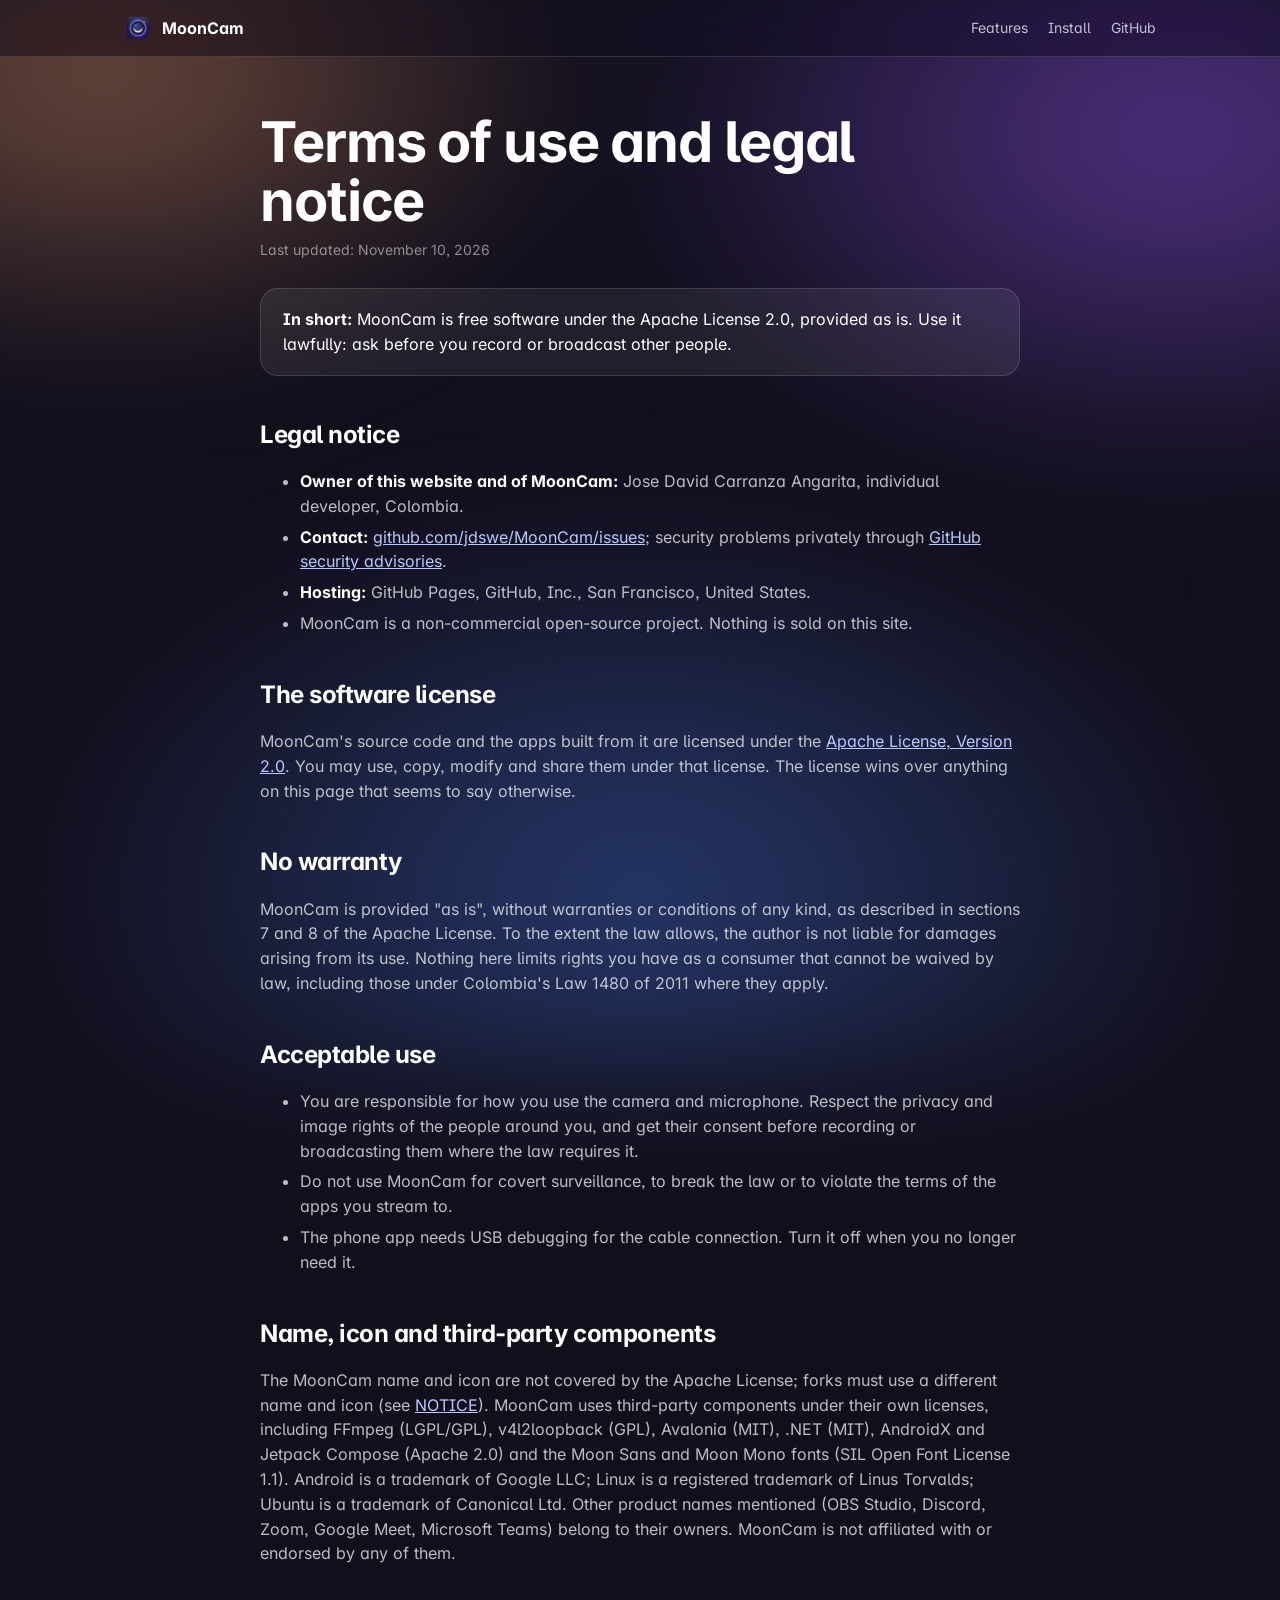
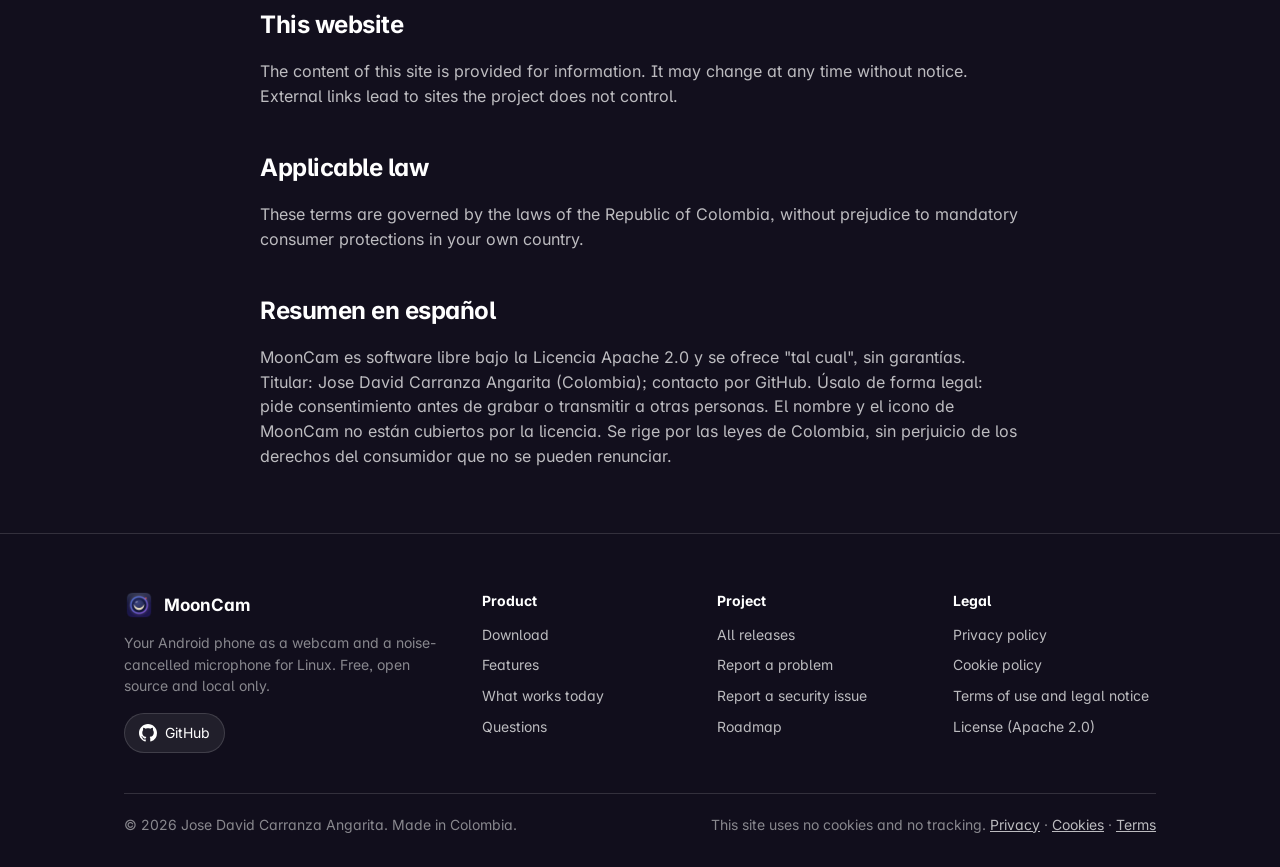
<file: docs/terms.html>
<!doctype html>
<html lang="en">
<head>
<meta charset="utf-8">
<meta name="viewport" content="width=device-width, initial-scale=1">
<title>Terms of use and legal notice — MoonCam</title>
<meta name="description" content="Terms of use and legal notice for the MoonCam software and website.">
<link rel="icon" href="img/icon.png">
<link rel="stylesheet" href="style.css">
</head>
<body>
<nav aria-label="Main">
  <div class="wrap">
    <a class="brand" href="index.html"><img src="img/icon.png" alt="">MoonCam</a>
    <div class="links">
      <a href="index.html#features" class="optional">Features</a>
      <a href="index.html#install">Install</a>
      <a href="https://github.com/jdswe/MoonCam">GitHub</a>
    </div>
  </div>
</nav>
<main class="wrap doc">
<h1>Terms of use and legal notice</h1>
<p class="updated">Last updated: November 10, 2026</p>
<div class="summary"><p><strong>In short:</strong> MoonCam is free software under the Apache License 2.0, provided as is. Use it lawfully: ask before you record or broadcast other people.</p></div>

<h2>Legal notice</h2>
<ul>
  <li><strong>Owner of this website and of MoonCam:</strong> Jose David Carranza Angarita, individual developer, Colombia.</li>
  <li><strong>Contact:</strong> <a href="https://github.com/jdswe/MoonCam/issues">github.com/jdswe/MoonCam/issues</a>; security problems privately through <a href="https://github.com/jdswe/MoonCam/security/advisories/new">GitHub security advisories</a>.</li>
  <li><strong>Hosting:</strong> GitHub Pages, GitHub, Inc., San Francisco, United States.</li>
  <li>MoonCam is a non-commercial open-source project. Nothing is sold on this site.</li>
</ul>

<h2>The software license</h2>
<p>MoonCam's source code and the apps built from it are licensed under the <a href="https://github.com/jdswe/MoonCam/blob/main/LICENSE">Apache License, Version 2.0</a>. You may use, copy, modify and share them under that license. The license wins over anything on this page that seems to say otherwise.</p>

<h2>No warranty</h2>
<p>MoonCam is provided "as is", without warranties or conditions of any kind, as described in sections 7 and 8 of the Apache License. To the extent the law allows, the author is not liable for damages arising from its use. Nothing here limits rights you have as a consumer that cannot be waived by law, including those under Colombia's Law 1480 of 2011 where they apply.</p>

<h2>Acceptable use</h2>
<ul>
  <li>You are responsible for how you use the camera and microphone. Respect the privacy and image rights of the people around you, and get their consent before recording or broadcasting them where the law requires it.</li>
  <li>Do not use MoonCam for covert surveillance, to break the law or to violate the terms of the apps you stream to.</li>
  <li>The phone app needs USB debugging for the cable connection. Turn it off when you no longer need it.</li>
</ul>

<h2>Name, icon and third-party components</h2>
<p>The MoonCam name and icon are not covered by the Apache License; forks must use a different name and icon (see <a href="https://github.com/jdswe/MoonCam/blob/main/NOTICE">NOTICE</a>). MoonCam uses third-party components under their own licenses, including FFmpeg (LGPL/GPL), v4l2loopback (GPL), Avalonia (MIT), .NET (MIT), AndroidX and Jetpack Compose (Apache 2.0) and the Moon Sans and Moon Mono fonts (SIL Open Font License 1.1). Android is a trademark of Google LLC; Linux is a registered trademark of Linus Torvalds; Ubuntu is a trademark of Canonical Ltd. Other product names mentioned (OBS Studio, Discord, Zoom, Google Meet, Microsoft Teams) belong to their owners. MoonCam is not affiliated with or endorsed by any of them.</p>

<h2>This website</h2>
<p>The content of this site is provided for information. It may change at any time without notice. External links lead to sites the project does not control.</p>

<h2>Applicable law</h2>
<p>These terms are governed by the laws of the Republic of Colombia, without prejudice to mandatory consumer protections in your own country.</p>

<h2>Resumen en español</h2>
<p>MoonCam es software libre bajo la Licencia Apache 2.0 y se ofrece "tal cual", sin garantías. Titular: Jose David Carranza Angarita (Colombia); contacto por GitHub. Úsalo de forma legal: pide consentimiento antes de grabar o transmitir a otras personas. El nombre y el icono de MoonCam no están cubiertos por la licencia. Se rige por las leyes de Colombia, sin perjuicio de los derechos del consumidor que no se pueden renunciar.</p>
</main>
<footer>
  <div class="wrap">
    <div class="foot">
      <div>
        <a class="brand" href="index.html"><img src="img/icon.png" alt="">MoonCam</a>
        <p>Your Android phone as a webcam and a noise-cancelled microphone for Linux. Free, open source and local only.</p>
        <div class="footer-links">
          <a href="https://github.com/jdswe/MoonCam"><svg class="gl" viewBox="0 0 16 16" aria-hidden="true"><path fill="currentColor" d="M8 0C3.58 0 0 3.58 0 8c0 3.54 2.29 6.53 5.47 7.59.4.07.55-.17.55-.38 0-.19-.01-.82-.01-1.49-2.01.37-2.53-.49-2.69-.94-.09-.23-.48-.94-.82-1.13-.28-.15-.68-.52-.01-.53.63-.01 1.08.58 1.23.82.72 1.21 1.87.87 2.33.66.07-.52.28-.87.51-1.07-1.78-.2-3.64-.89-3.64-3.95 0-.87.31-1.59.82-2.15-.08-.2-.36-1.02.08-2.12 0 0 .67-.21 2.2.82.64-.18 1.32-.27 2-.27.68 0 1.36.09 2 .27 1.53-1.04 2.2-.82 2.2-.82.44 1.1.16 1.92.08 2.12.51.56.82 1.27.82 2.15 0 3.07-1.87 3.75-3.65 3.95.29.25.54.73.54 1.48 0 1.07-.01 1.93-.01 2.2 0 .21.15.46.55.38A8.013 8.013 0 0016 8c0-4.42-3.58-8-8-8z"/></svg>GitHub</a>
        </div>
      </div>
      <nav aria-label="Product">
        <h3>Product</h3>
        <ul>
          <li><a href="index.html#install">Download</a></li>
          <li><a href="index.html#features">Features</a></li>
          <li><a href="index.html#status">What works today</a></li>
          <li><a href="index.html#faq">Questions</a></li>
        </ul>
      </nav>
      <nav aria-label="Project">
        <h3>Project</h3>
        <ul>
          <li><a href="https://github.com/jdswe/MoonCam/releases">All releases</a></li>
          <li><a href="https://github.com/jdswe/MoonCam/issues">Report a problem</a></li>
          <li><a href="https://github.com/jdswe/MoonCam/security/advisories/new">Report a security issue</a></li>
          <li><a href="https://github.com/jdswe/MoonCam/blob/main/docs/roadmap.md">Roadmap</a></li>
        </ul>
      </nav>
      <nav aria-label="Legal">
        <h3>Legal</h3>
        <ul>
          <li><a href="privacy.html">Privacy policy</a></li>
          <li><a href="cookies.html">Cookie policy</a></li>
          <li><a href="terms.html">Terms of use and legal notice</a></li>
          <li><a href="https://github.com/jdswe/MoonCam/blob/main/LICENSE">License (Apache 2.0)</a></li>
        </ul>
      </nav>
    </div>
    <div class="legal">
      <span>© 2026 Jose David Carranza Angarita. Made in Colombia.</span>
      <span>This site uses no cookies and no tracking. <a href="privacy.html">Privacy</a> · <a href="cookies.html">Cookies</a> · <a href="terms.html">Terms</a></span>
    </div>
  </div>
</footer>
</body>
</html>
</file>
<file: docs/style.css>
@font-face { font-family: "Moon Sans"; src: url(fonts/MoonSans-Regular.ttf) format("truetype"); font-weight: 400; font-display: swap; }
  @font-face { font-family: "Moon Sans"; src: url(fonts/MoonSans-SemiBold.ttf) format("truetype"); font-weight: 600; font-display: swap; }
  @font-face { font-family: "Moon Sans"; src: url(fonts/MoonSans-Bold.ttf) format("truetype"); font-weight: 700; font-display: swap; }
  @font-face { font-family: "Moon Mono"; src: url(fonts/MoonMono-Regular.ttf) format("truetype"); font-weight: 400; font-display: swap; }

  :root {
    --bg: #120f1d; --text: #ffffff; --muted: rgba(255,255,255,.72); --faint: rgba(255,255,255,.5);
    --glass: rgba(255,255,255,.07); --glass-strong: rgba(255,255,255,.12); --border: rgba(255,255,255,.14);
    --accent-a: #4f86ff; --accent-b: #9b5cff; --radius: 22px; --max: 1080px;
  }
  * { box-sizing: border-box; }
  html { scroll-behavior: smooth; }
  body { margin: 0; color: var(--text); background: var(--bg); font-family: "Moon Sans", Inter, "Segoe UI", system-ui, sans-serif; line-height: 1.55; -webkit-font-smoothing: antialiased; }
  body::before { content: ""; position: fixed; inset: -20%; z-index: -1;
    background: radial-gradient(40% 35% at 20% 20%, rgba(255,168,110,.38), transparent 70%),
                radial-gradient(45% 40% at 80% 25%, rgba(155,92,255,.45), transparent 70%),
                radial-gradient(50% 45% at 50% 85%, rgba(79,134,255,.35), transparent 70%);
    filter: blur(60px); }
  a { color: inherit; }
  a:focus-visible, button:focus-visible, summary:focus-visible { outline: 2px solid #9fb8ff; outline-offset: 3px; border-radius: 8px; }
  .wrap { max-width: var(--max); margin: 0 auto; padding: 0 24px; }
  h1, h2, h3 { letter-spacing: -.02em; }
  h2 { font-size: clamp(28px, 4vw, 40px); margin: 0 0 12px; }
  section { padding: 72px 0; }
  .lead { color: var(--muted); font-size: 18px; max-width: 640px; margin: 0; }

  body > nav { position: sticky; top: 0; z-index: 10; backdrop-filter: blur(20px) saturate(160%); -webkit-backdrop-filter: blur(20px) saturate(160%); background: rgba(18,15,29,.55); border-bottom: 1px solid var(--border); }
  body > nav .wrap { display: flex; align-items: center; gap: 24px; height: 56px; }
  body > nav .brand { display: flex; align-items: center; gap: 10px; font-weight: 700; text-decoration: none; }
  body > nav .brand img { width: 28px; height: 28px; }
  body > nav .links { display: flex; gap: 20px; margin-left: auto; font-size: 14px; }
  body > nav .links a { color: var(--muted); text-decoration: none; }
  body > nav .links a:hover { color: var(--text); }
  @media (max-width: 760px) { body > nav .links a.optional { display: none; } }

  .hero { text-align: center; padding: 88px 0 64px; }
  .hero img.icon { width: 132px; height: 132px; filter: drop-shadow(0 18px 40px rgba(0,0,0,.45)); animation: float 4s ease-in-out infinite; }
  @keyframes float { 50% { transform: translateY(-10px); } }
  .hero h1 { font-size: clamp(56px, 10vw, 104px); margin: 18px 0 6px; line-height: 1; }
  .hero p { font-size: clamp(18px, 2.4vw, 22px); color: var(--muted); margin: 0 auto 28px; max-width: 640px; }
  .badge { display: inline-flex; gap: 8px; align-items: center; padding: 6px 14px; border-radius: 999px; background: var(--glass); border: 1px solid var(--border); color: var(--muted); font-size: 13px; text-decoration: none; }
  .badge b { color: var(--text); }
  .actions { display: flex; gap: 14px; justify-content: center; flex-wrap: wrap; margin: 28px 0 14px; }
  .btn { display: inline-flex; align-items: center; gap: 10px; padding: 14px 30px; border-radius: 999px; font-weight: 700; font-size: 16px; text-decoration: none; border: 1px solid transparent; transition: transform 160ms, box-shadow 160ms, background 160ms; white-space: nowrap; }
  .btn:active { transform: scale(.97); }
  .btn-primary { background: linear-gradient(135deg, var(--accent-a), var(--accent-b)); box-shadow: 0 12px 34px rgba(110,90,255,.45); }
  .btn-primary:hover { box-shadow: 0 16px 44px rgba(110,90,255,.62); transform: translateY(-2px); }
  .btn-ghost { background: var(--glass); border-color: var(--border); }
  .btn-ghost:hover { background: var(--glass-strong); }
  .btn svg { width: 18px; height: 18px; }
  .fine { color: var(--faint); font-size: 13px; }
  .hero .shot { margin: 48px auto 0; max-width: 920px; border-radius: 18px; overflow: hidden; border: 1px solid var(--border); box-shadow: 0 40px 90px rgba(0,0,0,.5); }
  .hero .shot img { display: block; width: 100%; height: auto; }
  @media (max-width: 560px) { .btn { padding: 12px 20px; font-size: 15px; } .actions { gap: 10px; } }

  .grid { display: grid; gap: 16px; grid-template-columns: repeat(auto-fit, minmax(230px, 1fr)); margin-top: 28px; }
  .card { background: var(--glass); border: 1px solid var(--border); border-radius: var(--radius); padding: 22px; box-shadow: inset 0 1px 0 rgba(255,255,255,.12); transition: transform 180ms, background 180ms; }
  .card:hover { transform: translateY(-3px); background: var(--glass-strong); }
  .card h3 { margin: 10px 0 6px; font-size: 18px; }
  .card p { margin: 0; color: var(--muted); font-size: 15px; }
  .ic { width: 44px; height: 44px; border-radius: 13px; display: grid; place-items: center; background: linear-gradient(135deg, rgba(79,134,255,.95), rgba(155,92,255,.95)); box-shadow: 0 8px 22px rgba(110,90,255,.35), inset 0 1px 0 rgba(255,255,255,.35); }
  .ic svg { width: 24px; height: 24px; fill: none; stroke: #fff; stroke-width: 1.8; stroke-linecap: round; stroke-linejoin: round; }
  .ic-sm { width: 30px; height: 30px; border-radius: 9px; flex: 0 0 auto; }
  .ic-sm svg { width: 17px; height: 17px; }
  .kind { display: inline-flex; align-items: center; gap: 12px; margin: 0 0 8px; font-size: 20px; }

  .two { display: grid; gap: 24px; grid-template-columns: 1fr 1fr; margin-top: 28px; }
  @media (max-width: 860px) { .two { grid-template-columns: 1fr; } }
  .two > .card { min-width: 0; }
  .card:has(.qr):hover, .card:has(.code):hover { transform: none; }
  .phone { display: flex; gap: 20px; align-items: center; margin: 14px 0 6px; }
  .qr { width: 156px; height: 156px; flex: 0 0 auto; background: #fff; border-radius: 16px; padding: 8px; }
  @media (max-width: 480px) { .phone { flex-direction: column; align-items: flex-start; } }

  .code { position: relative; background: rgba(0,0,0,.35); border: 1px solid var(--border); border-radius: 16px; padding: 18px 20px; font-family: "Moon Mono", "JetBrains Mono", ui-monospace, monospace; font-size: 14px; overflow-x: auto; white-space: pre; margin: 14px 0 0; line-height: 1.8; }
  .code .p { color: var(--faint); user-select: none; }
  .copy { margin-top: 12px; border: 1px solid var(--border); background: var(--glass-strong); color: var(--text); border-radius: 10px; padding: 7px 14px; cursor: pointer; font: inherit; font-size: 13px; }
  .copy:hover { background: rgba(255,255,255,.18); }

  .steps { counter-reset: step; display: grid; gap: 14px; margin: 18px 0 0; padding: 0; }
  .steps li { list-style: none; counter-increment: step; position: relative; padding-left: 46px; color: var(--muted); }
  .steps li b { color: var(--text); }
  .steps li::before { content: counter(step); position: absolute; left: 0; top: -2px; width: 30px; height: 30px; border-radius: 50%; display: grid; place-items: center; font-weight: 700; color: var(--text); background: linear-gradient(135deg, var(--accent-a), var(--accent-b)); }

  .gallery { display: grid; gap: 16px; grid-template-columns: repeat(auto-fit, minmax(300px, 1fr)); margin-top: 28px; }
  .gallery figure { margin: 0; background: var(--glass); border: 1px solid var(--border); border-radius: 18px; overflow: hidden; }
  .gallery img { display: block; width: 100%; height: auto; aspect-ratio: 1080 / 800; }
  .gallery figcaption { padding: 10px 14px; color: var(--muted); font-size: 14px; }

  .table { overflow-x: auto; margin-top: 24px; border: 1px solid var(--border); border-radius: 18px; background: var(--glass); }
  table { width: 100%; border-collapse: collapse; min-width: 520px; }
  th, td { text-align: left; padding: 14px 16px; border-bottom: 1px solid var(--border); vertical-align: top; }
  tr:last-child td { border-bottom: none; }
  th { color: var(--muted); font-weight: 600; font-size: 14px; }
  td:last-child { white-space: nowrap; }
  .yes { color: #6ee7a8; font-weight: 700; }
  .part { color: #ffd479; font-weight: 700; }
  .no { color: var(--faint); font-weight: 700; }

  .release { padding: 18px 22px; overflow-wrap: anywhere; }
  .release header { display: flex; justify-content: space-between; gap: 12px; align-items: baseline; flex-wrap: wrap; }
  .release h3 { margin: 0; }
  .release time { color: var(--faint); font-size: 13px; }
  .release ul { margin: 10px 0 0; padding-left: 20px; color: var(--muted); }
  .latest { font-size: 12px; padding: 3px 10px; border-radius: 999px; margin-left: 8px; background: linear-gradient(135deg, var(--accent-a), var(--accent-b)); vertical-align: middle; }
  .releases { display: grid; gap: 12px; margin-top: 24px; }
  .releases .card:hover { transform: none; }

  details { background: var(--glass); border: 1px solid var(--border); border-radius: 16px; padding: 16px 20px; margin-top: 12px; }
  summary { cursor: pointer; font-weight: 600; }
  details p { color: var(--muted); margin: 10px 0 0; }
  code { font-family: "Moon Mono", ui-monospace, monospace; background: rgba(0,0,0,.3); padding: 1px 6px; border-radius: 6px; font-size: .92em; }

  /* Footer: brand, then three link columns; two columns on tablets, one on phones. */
  footer { margin-top: 24px; padding: 56px 0 32px; border-top: 1px solid var(--border); background: rgba(18,15,29,.55); color: var(--faint); font-size: 14px; }
  .foot { display: grid; grid-template-columns: 1.6fr 1fr 1fr 1fr; gap: 32px; }
  .foot .brand { display: flex; align-items: center; gap: 10px; font-weight: 700; font-size: 17px; color: var(--text); text-decoration: none; }
  .foot .brand img { width: 30px; height: 30px; }
  .foot p { margin: 12px 0 16px; max-width: 30em; }
  .foot h3 { margin: 0 0 12px; font-size: 14px; color: var(--text); letter-spacing: 0; }
  .foot ul { list-style: none; margin: 0; padding: 0; display: grid; gap: 9px; }
  .foot ul a { color: var(--muted); text-decoration: none; }
  .foot ul a:hover { color: var(--text); text-decoration: underline; }
  .legal { margin-top: 40px; padding-top: 20px; border-top: 1px solid var(--border); display: flex; flex-wrap: wrap; justify-content: space-between; gap: 10px 24px; }
  .legal a { color: var(--muted); }
  @media (max-width: 860px) { .foot { grid-template-columns: 1fr 1fr; } .foot > div:first-child { grid-column: 1 / -1; } }
  @media (max-width: 480px) { .foot { grid-template-columns: 1fr; } }

  /* Legal pages */
  .doc { max-width: 760px; padding: 56px 0 24px; }
  .doc h1 { font-size: clamp(36px, 6vw, 56px); margin: 0 0 8px; line-height: 1.05; }
  .doc h2 { font-size: 24px; margin: 40px 0 10px; }
  .doc p, .doc li { color: var(--muted); }
  .doc li { margin-bottom: 6px; }
  .doc strong { color: var(--text); }
  .doc .updated { color: var(--faint); font-size: 14px; margin: 0 0 28px; }
  .doc .summary { background: var(--glass); border: 1px solid var(--border); border-radius: 18px; padding: 18px 22px; }
  .doc .summary p { margin: 0; color: var(--text); }
  .doc a { color: #b9c9ff; }
  .footer-links { display: flex; flex-wrap: wrap; gap: 10px; }
  .footer-links a { display: inline-flex; align-items: center; gap: 8px; padding: 8px 14px; border-radius: 999px; background: var(--glass); border: 1px solid var(--border); text-decoration: none; color: var(--text); }
  .footer-links a:hover { background: var(--glass-strong); }
  .gl { width: 18px; height: 18px; flex: 0 0 auto; }

  @media (prefers-reduced-motion: reduce) {
    html { scroll-behavior: auto; }
    .hero img.icon { animation: none; }
    .card, .btn { transition: none; }
  }
</file>
